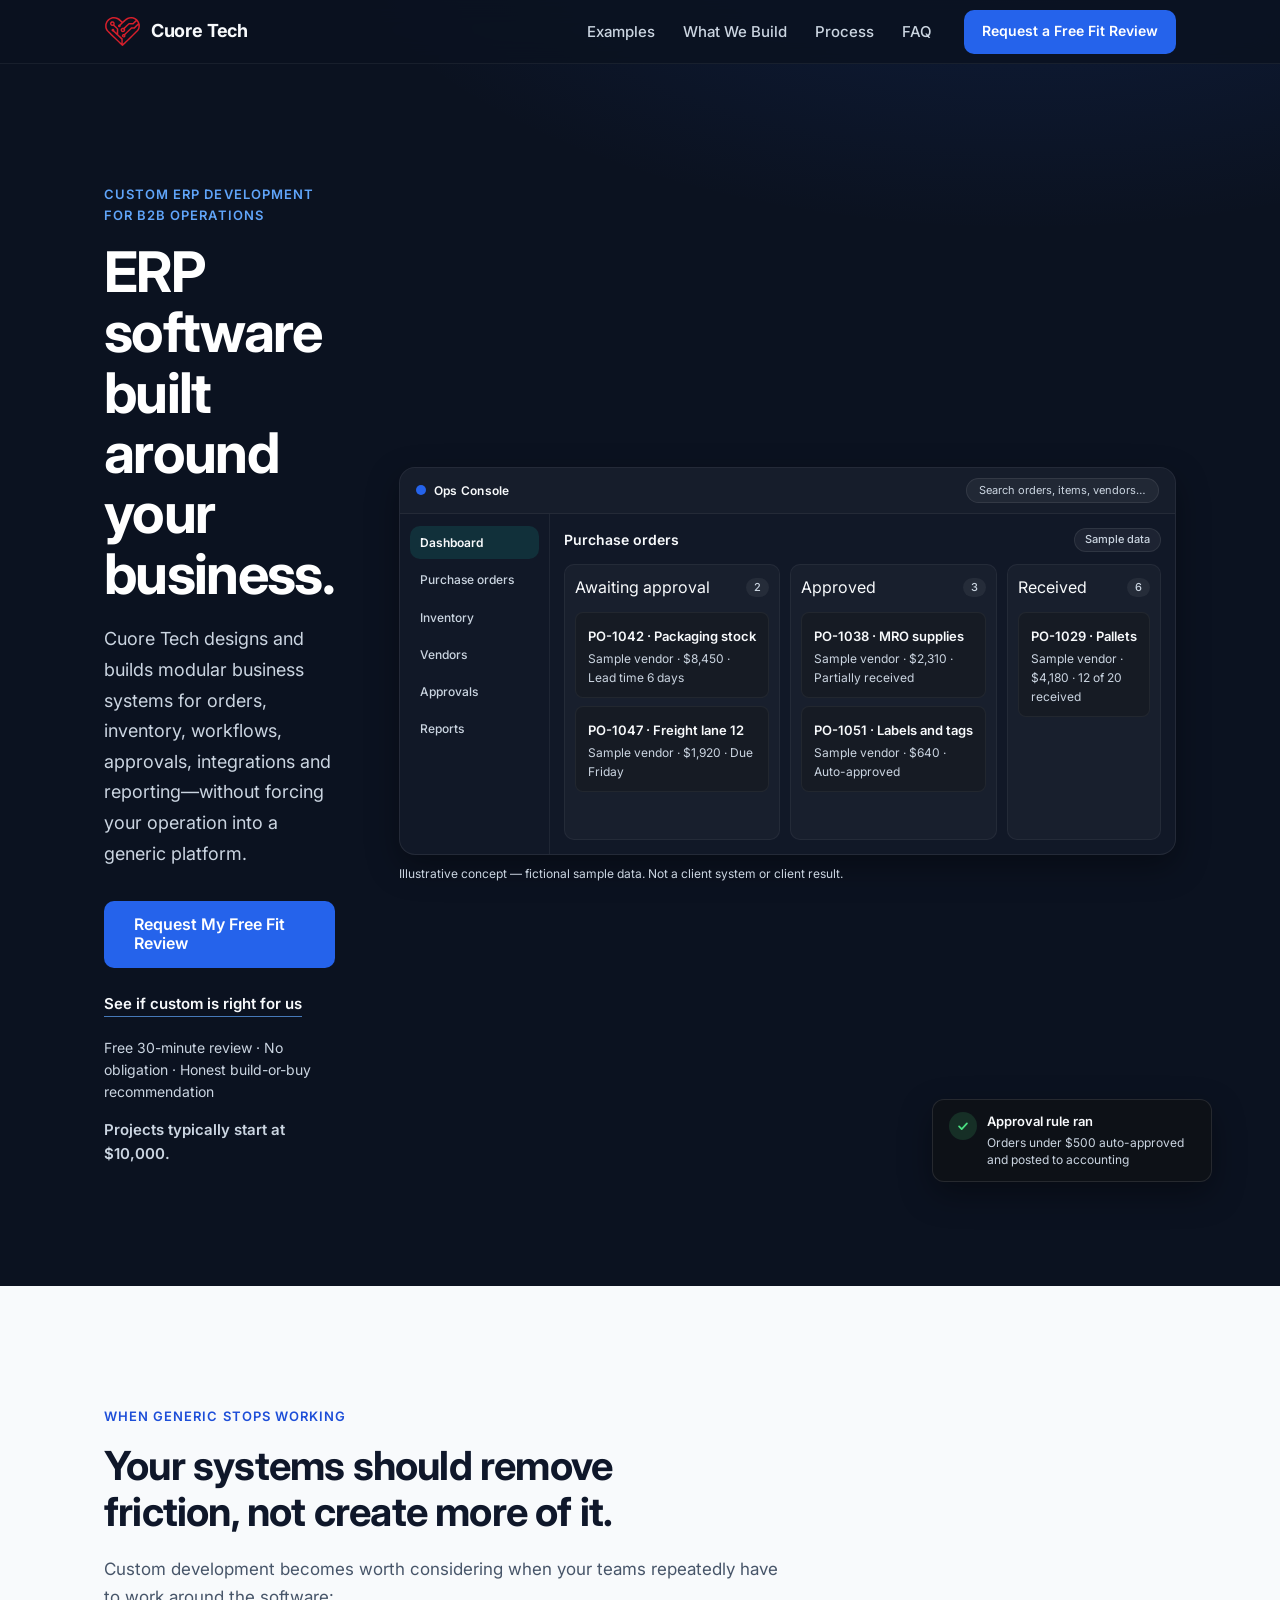
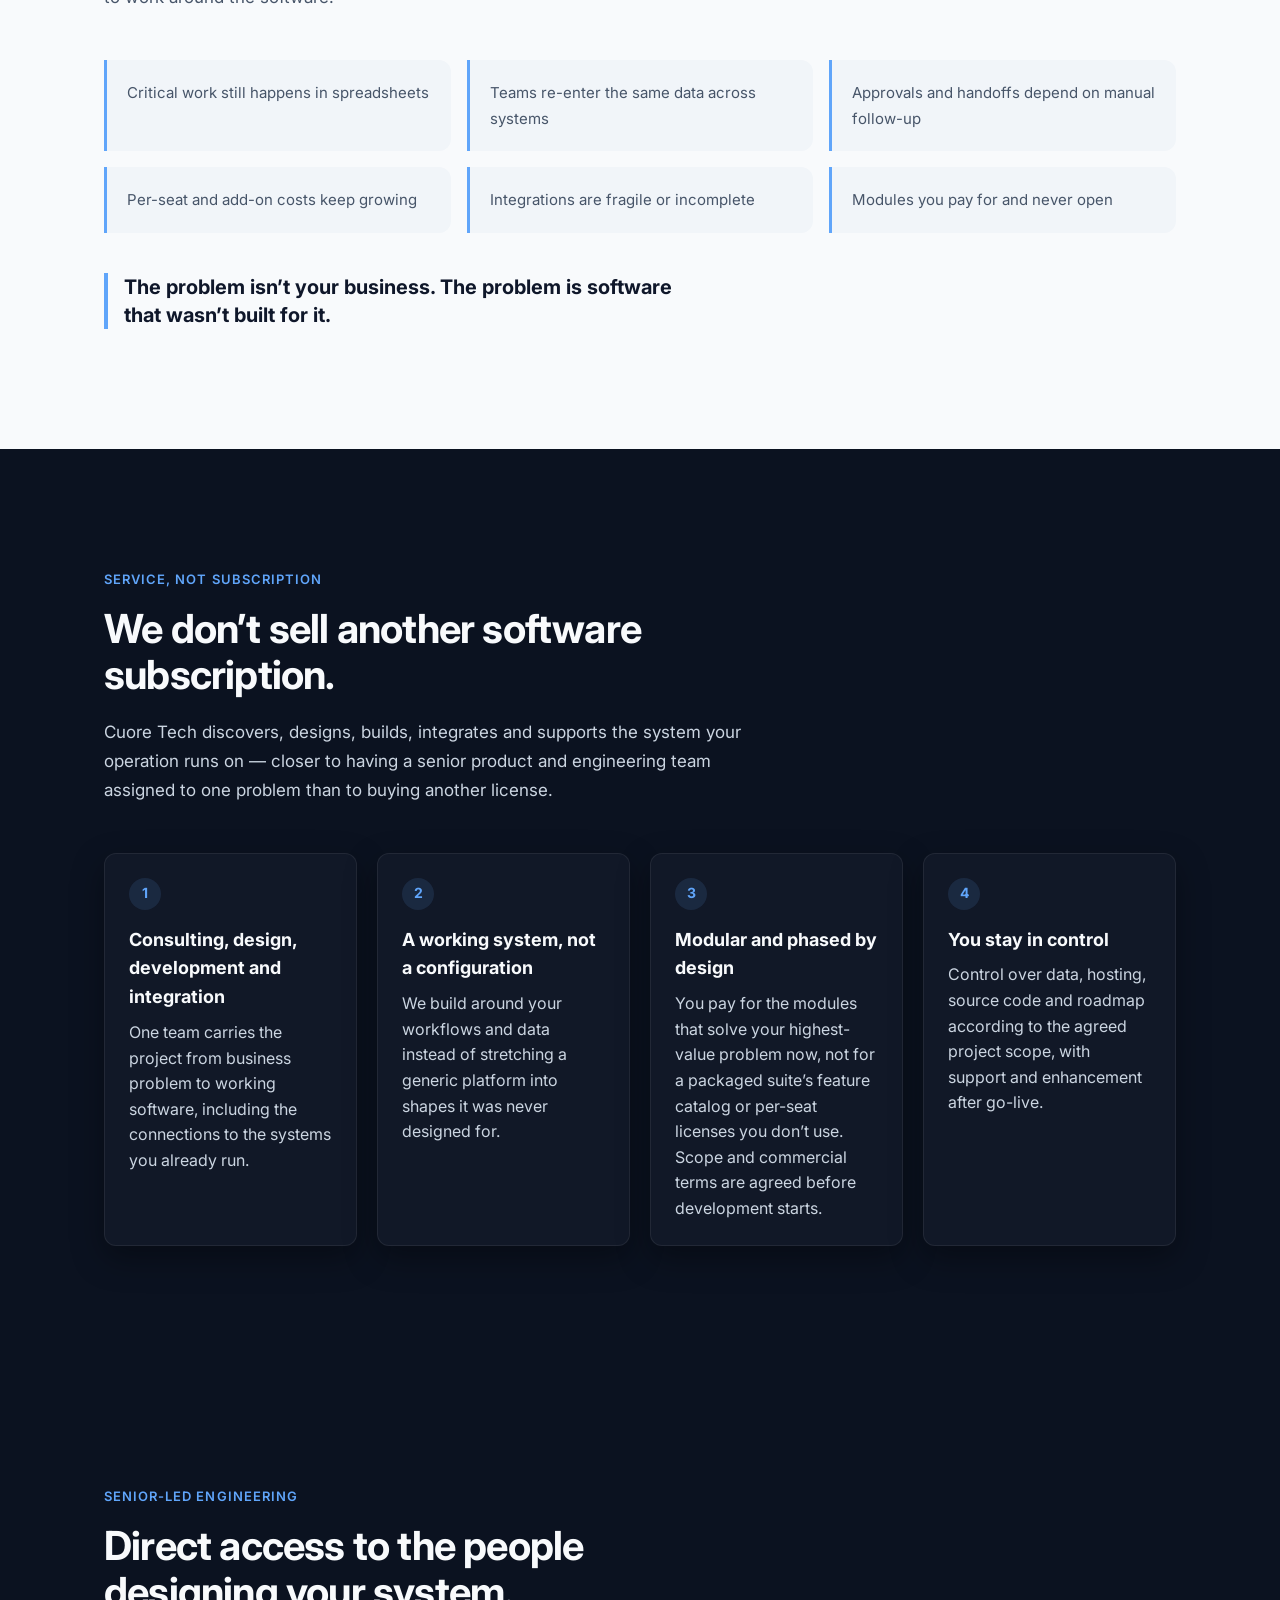
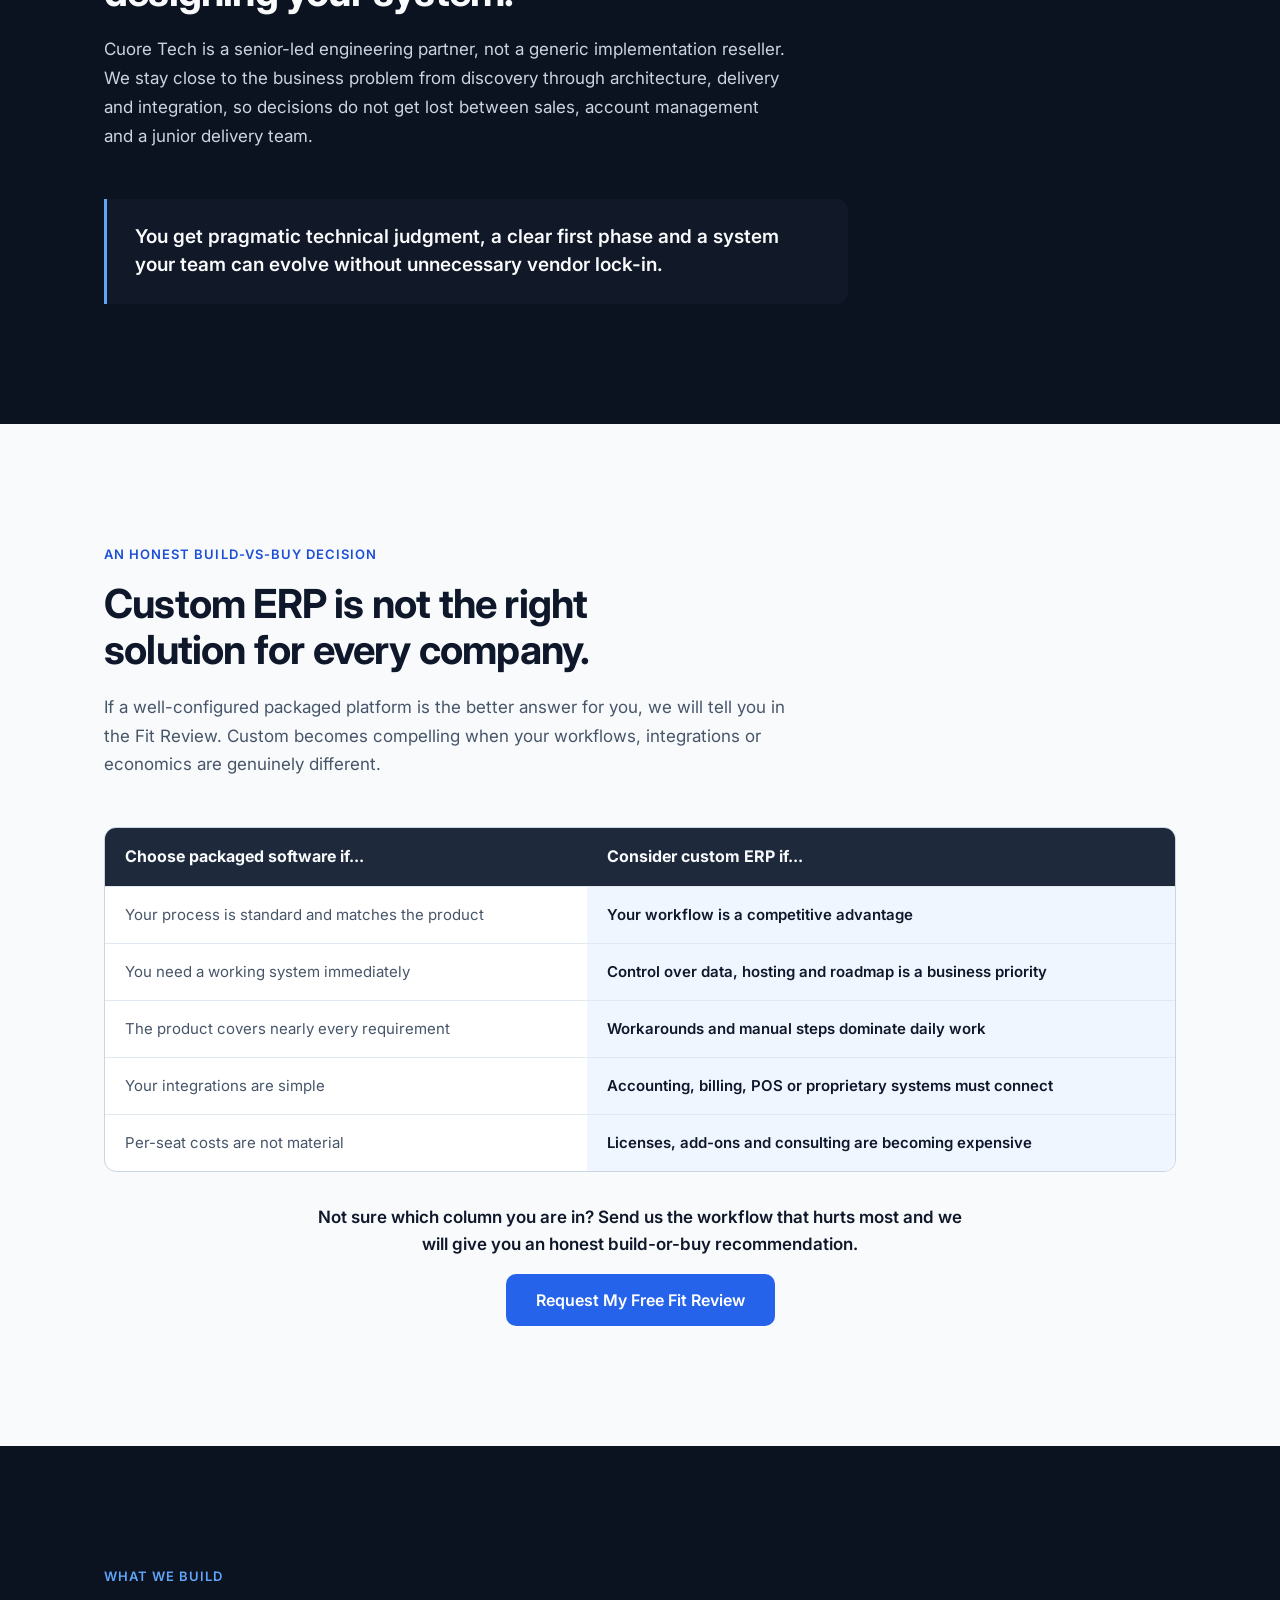
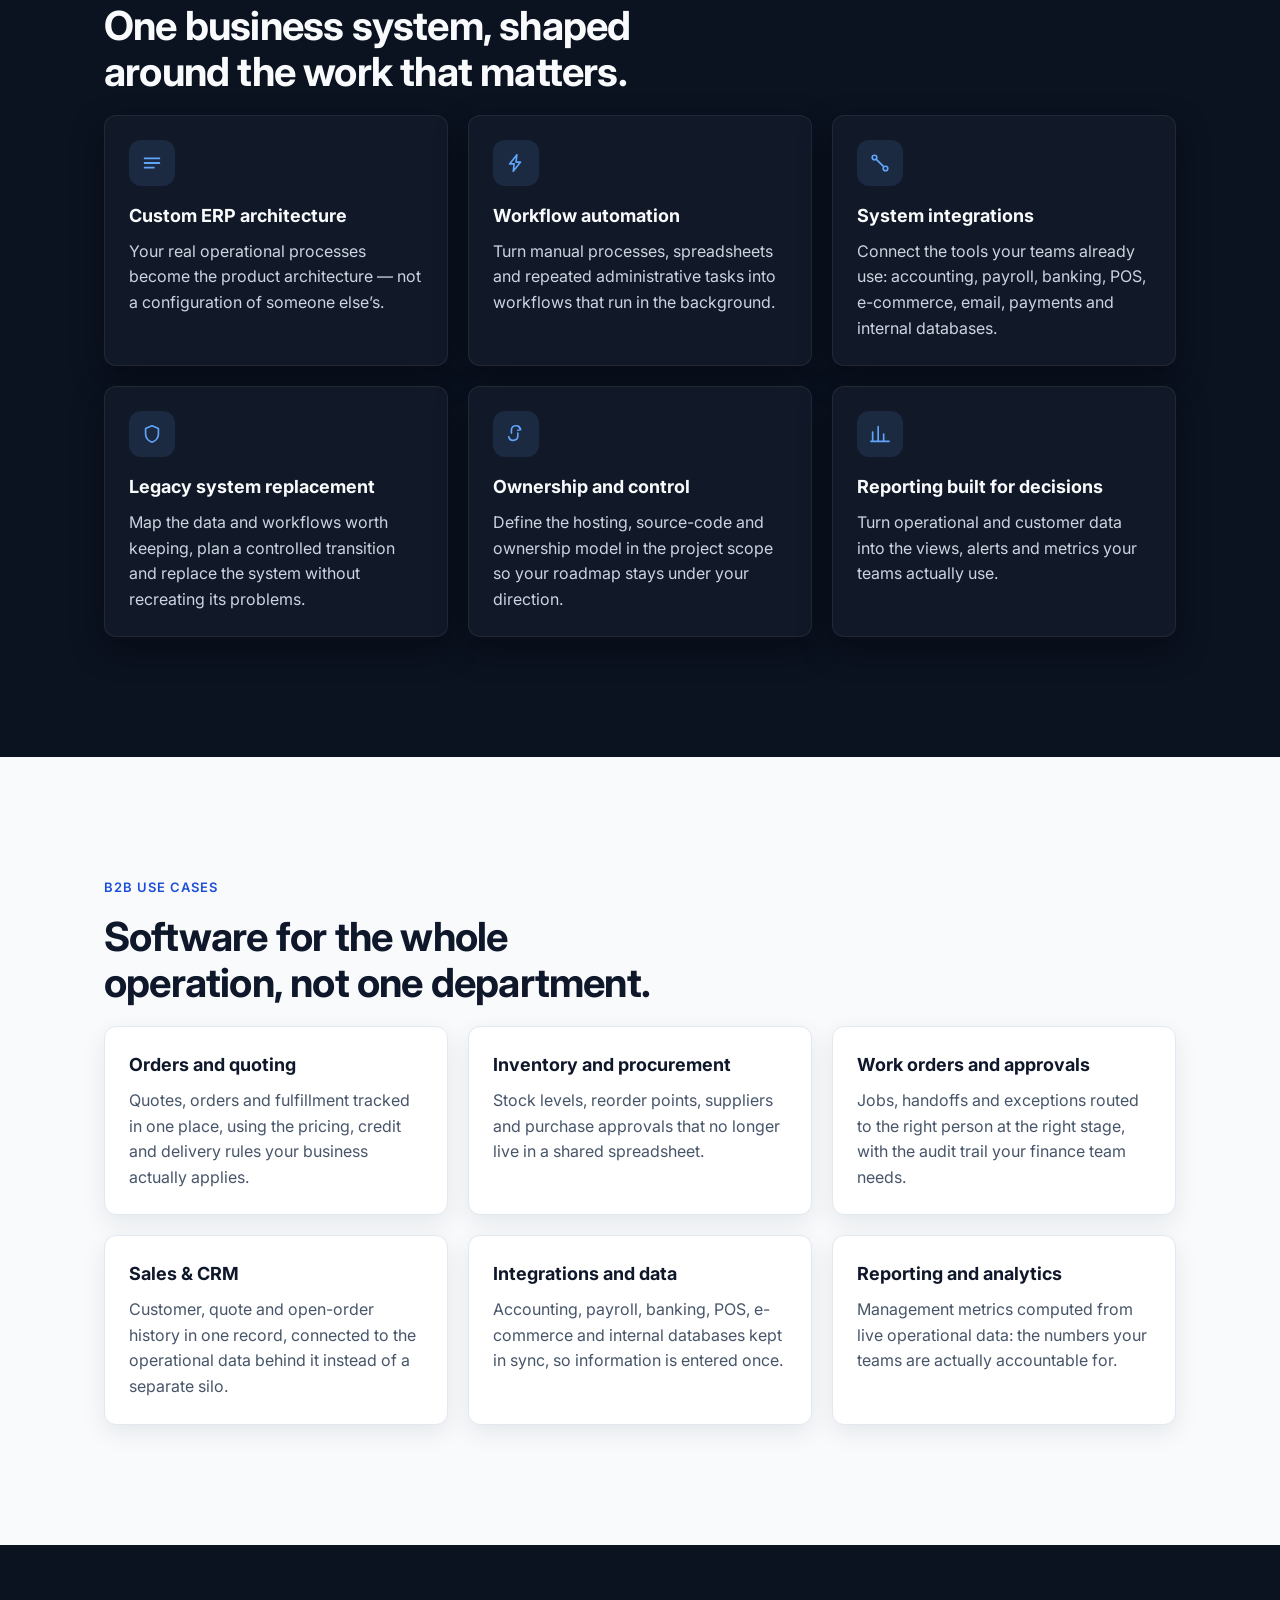
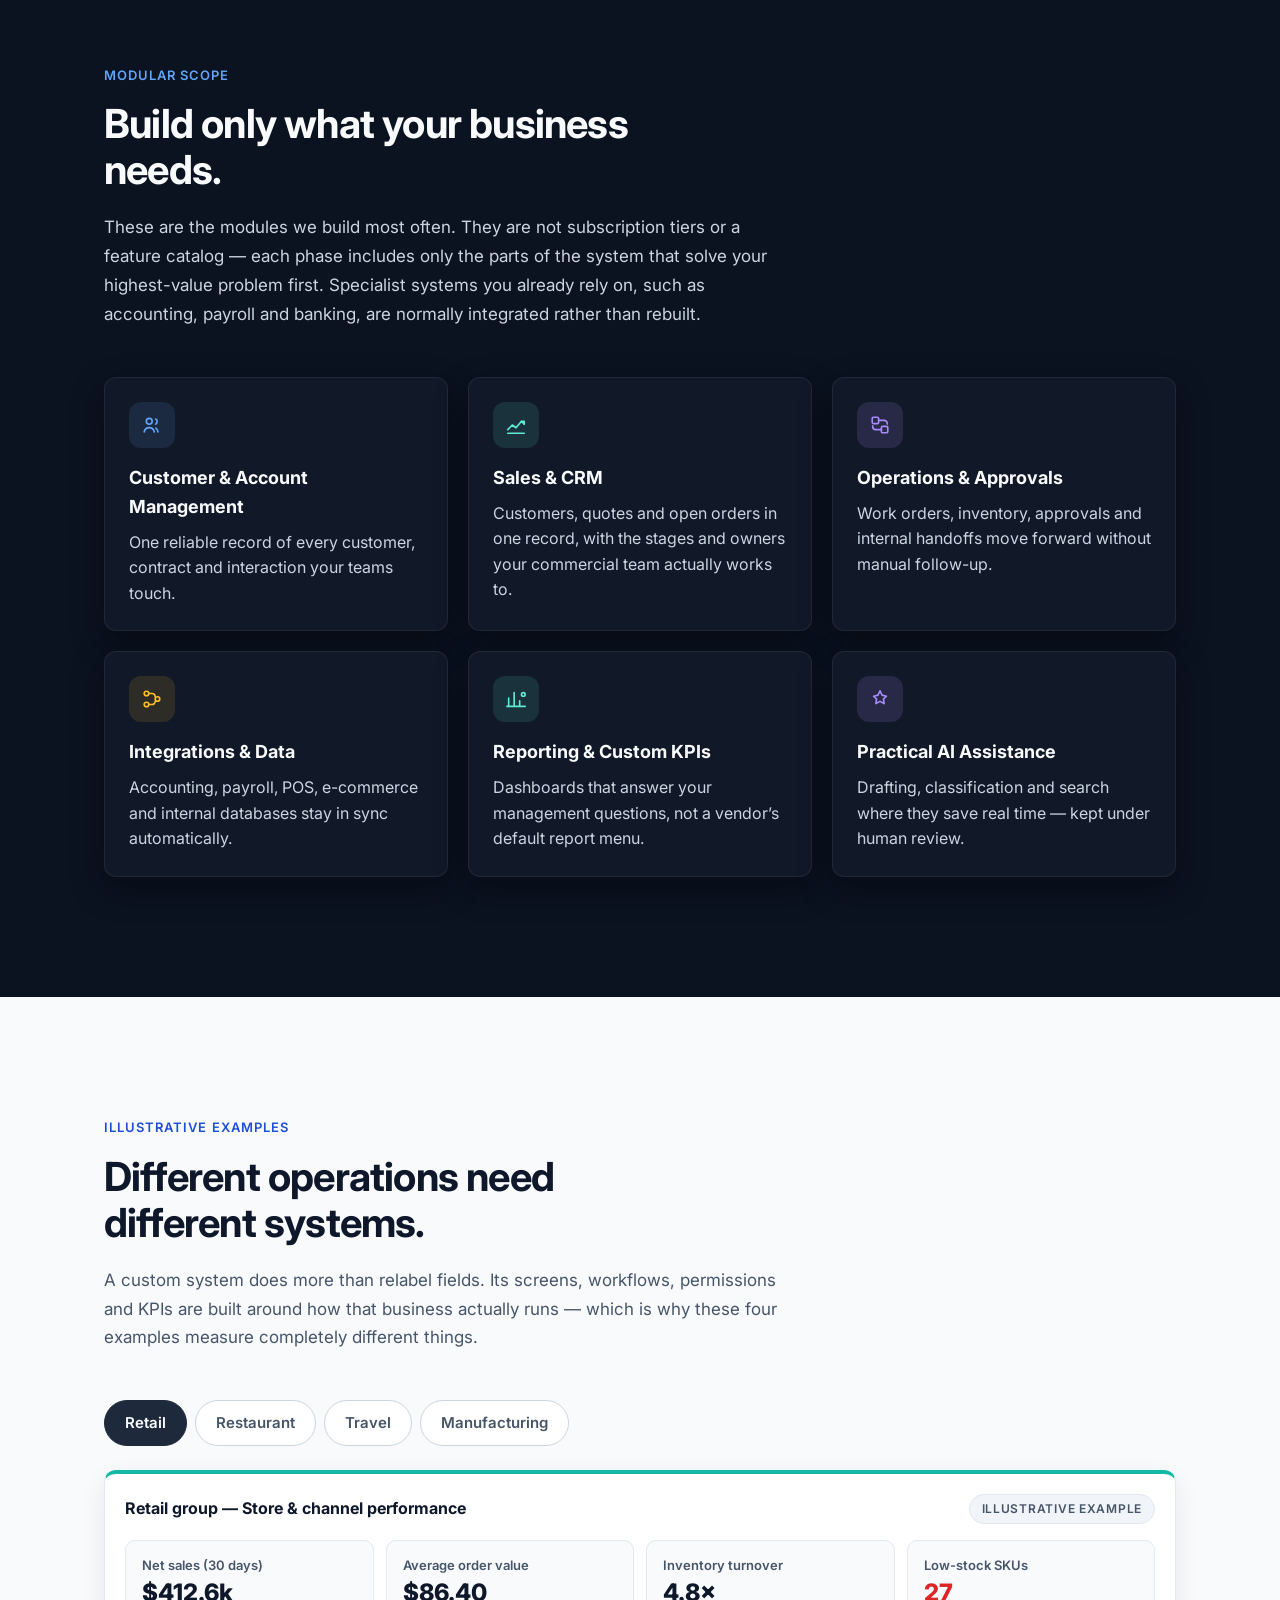
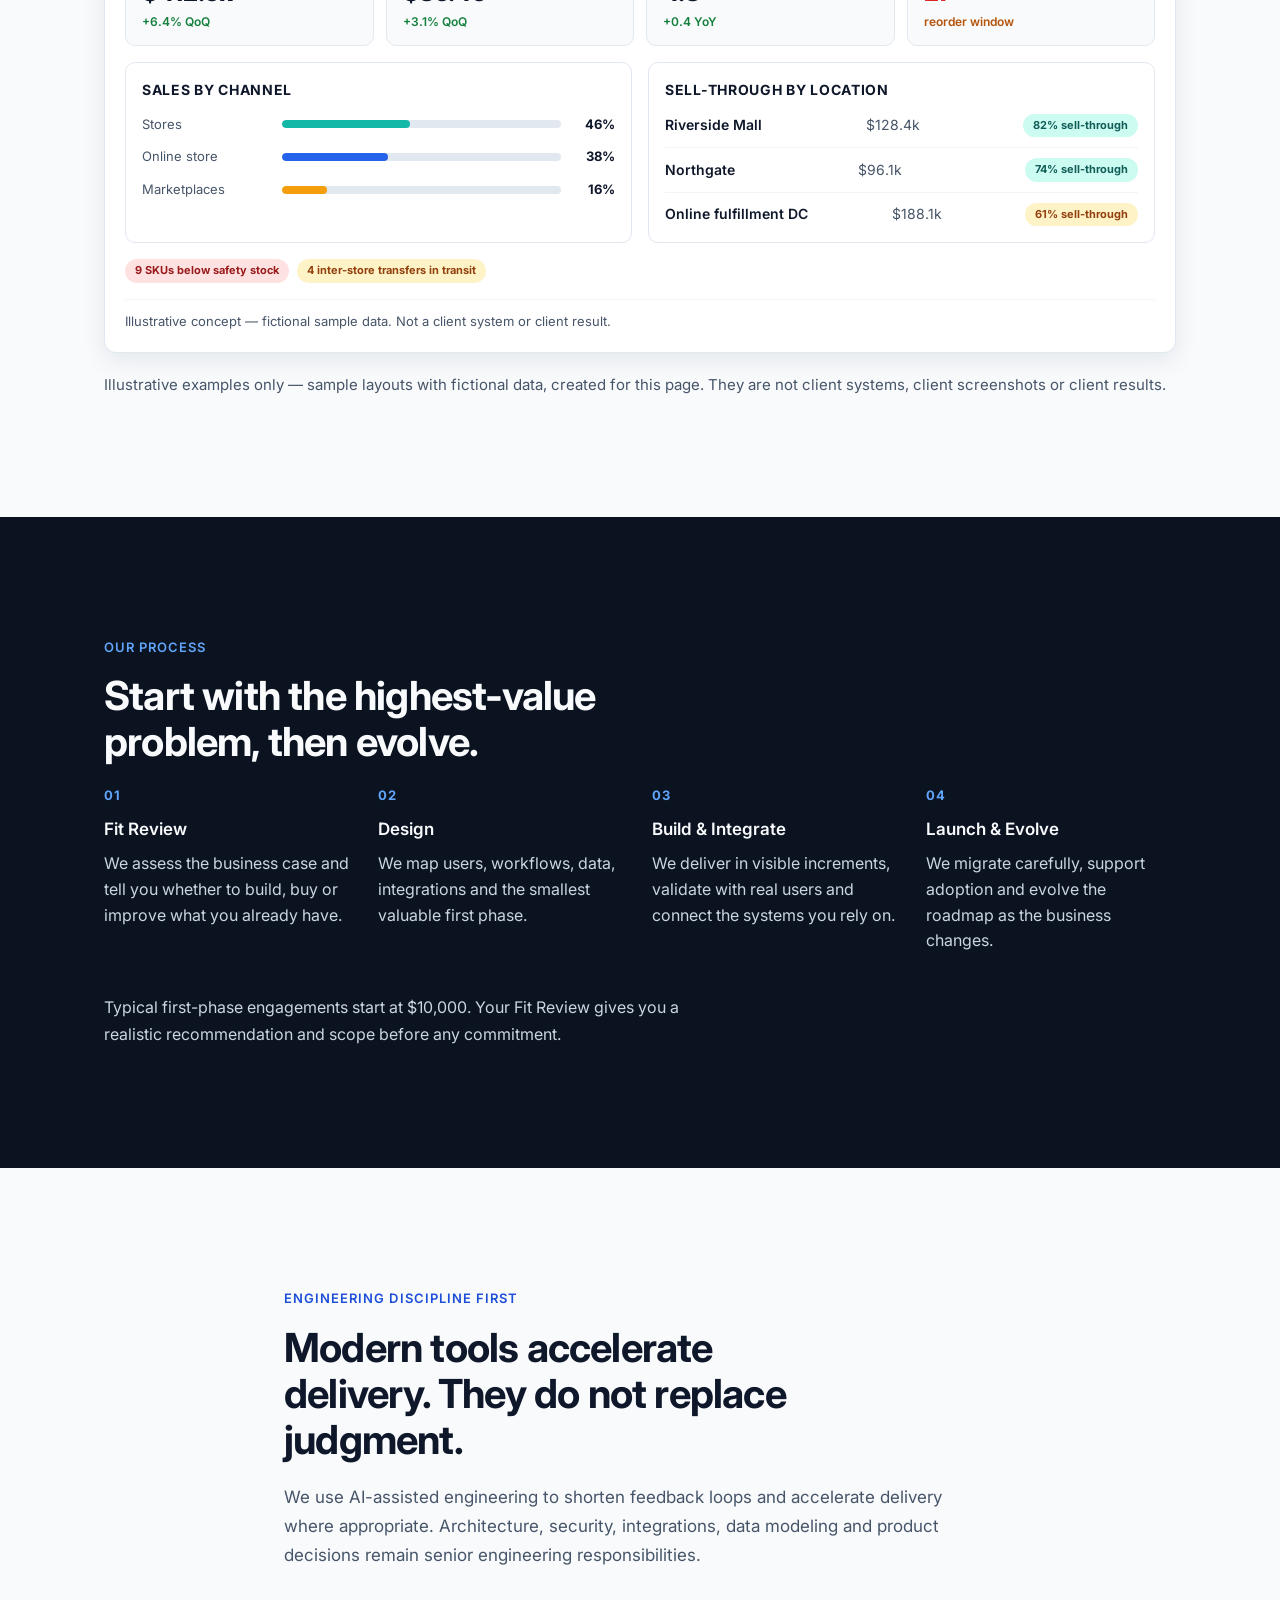
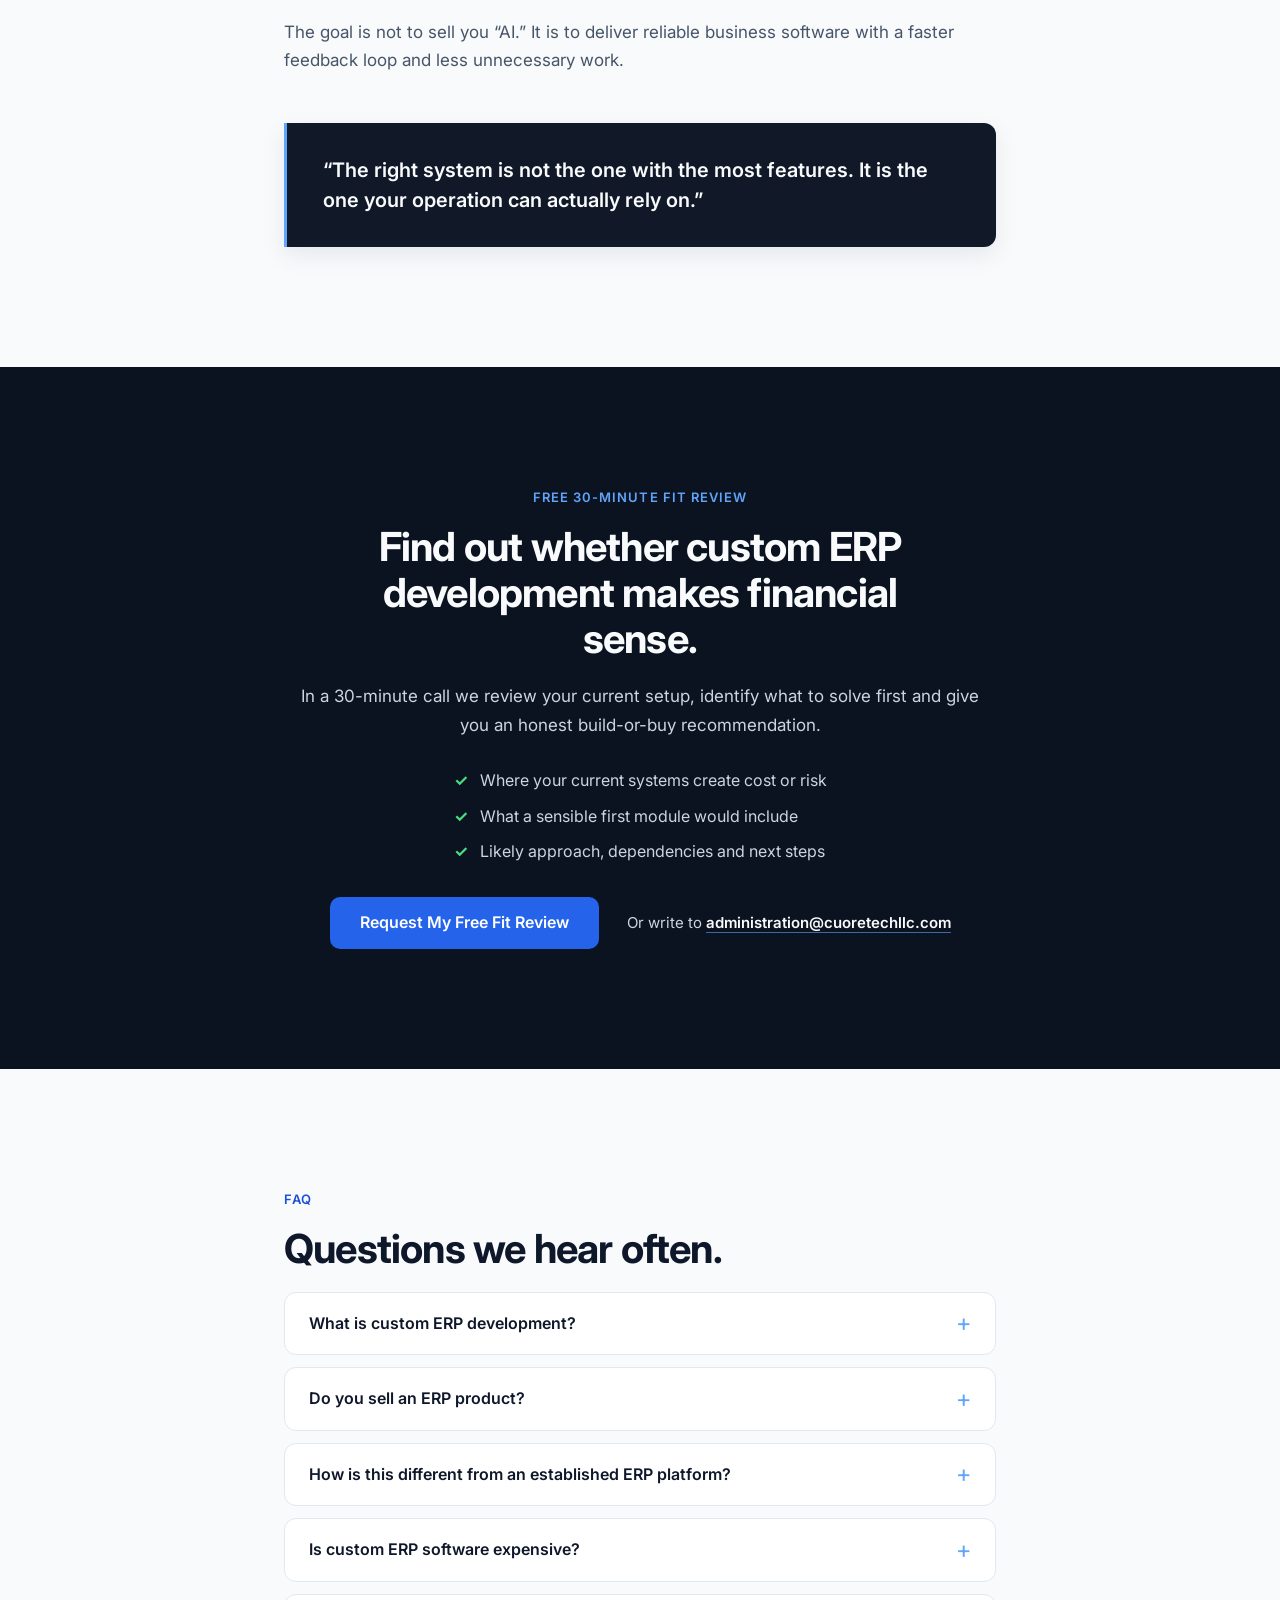
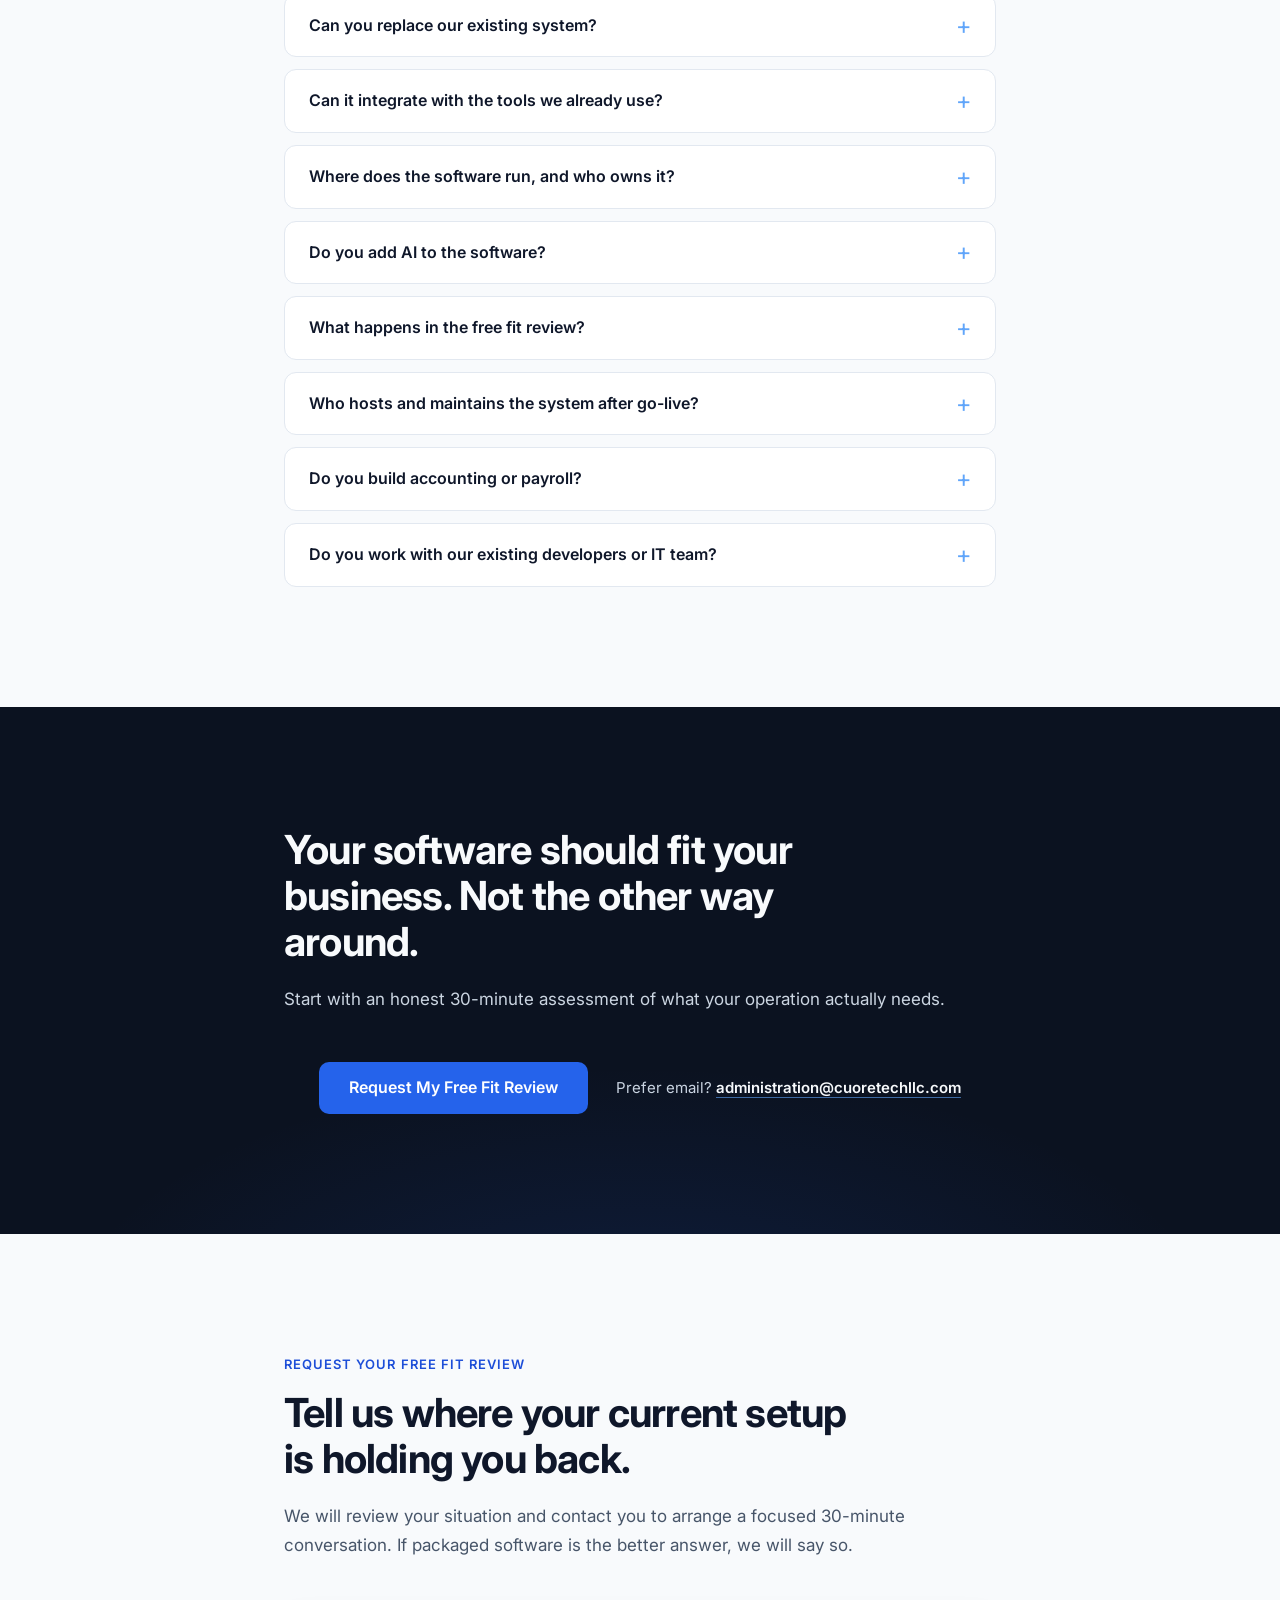
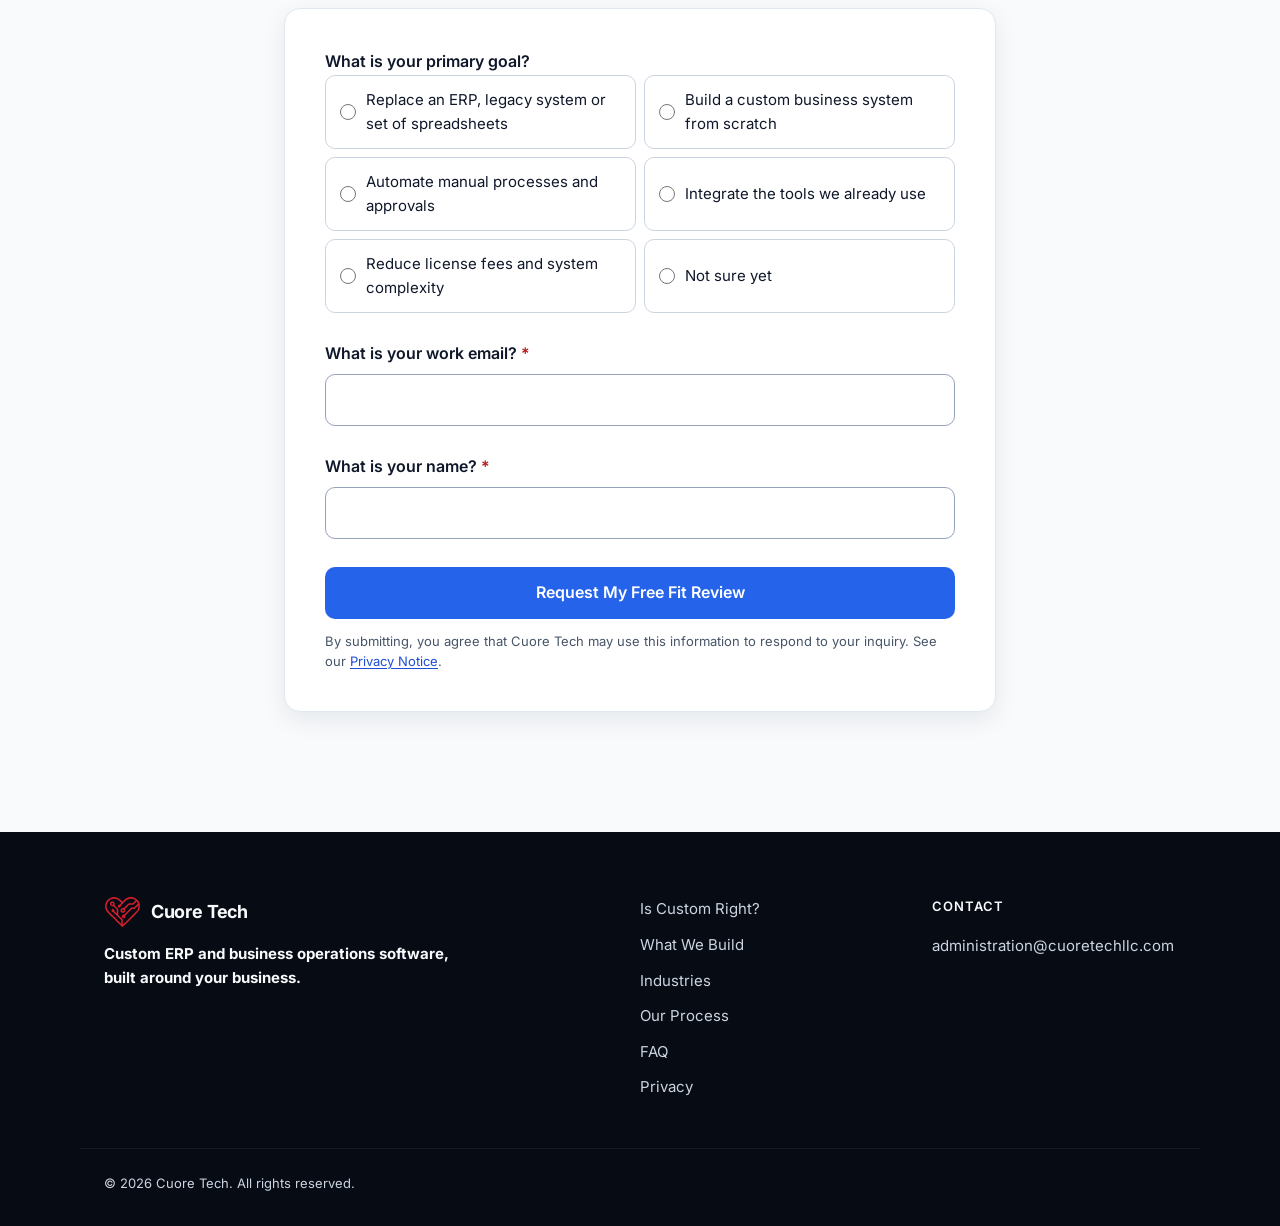
<file: index.html>
<!DOCTYPE html>
<html lang="en" class="no-js">
<head>
  <meta charset="UTF-8">
  <meta name="viewport" content="width=device-width, initial-scale=1.0">
  <title>Custom ERP Development for B2B Companies | Cuore Tech</title>
  <meta name="description" content="Cuore Tech designs and builds modular ERP and business operations software for B2B companies: orders, inventory, workflows, approvals, integrations and reporting. Projects typically start at $10,000.">
  <meta name="robots" content="index,follow">
  <link rel="canonical" href="https://cuoretechllc.com/">
  <meta name="theme-color" content="#0B1220">
  <link rel="icon" type="image/svg+xml" href="cuore-tech-symbol.svg">

  <!-- Open Graph -->
  <meta property="og:type" content="website">
  <meta property="og:site_name" content="Cuore Tech">
  <meta property="og:title" content="Custom ERP Development for B2B Companies | Cuore Tech">
  <meta property="og:description" content="Senior-led custom ERP development. Cuore Tech discovers, designs, builds, integrates and supports modular business systems around your processes. Not a packaged ERP or SaaS subscription. Projects typically start at $10,000.">
  <meta property="og:url" content="https://cuoretechllc.com/">
  <!-- Twitter -->
  <meta name="twitter:card" content="summary">
  <meta name="twitter:title" content="Custom ERP Development for B2B Companies | Cuore Tech">
  <meta name="twitter:description" content="Senior-led custom ERP development. Cuore Tech discovers, designs, builds, integrates and supports modular business systems around your processes. Not a packaged ERP or SaaS subscription. Projects typically start at $10,000.">

  <!-- Google Fonts: Inter (only external request) -->
  <link rel="preconnect" href="https://fonts.googleapis.com">
  <link rel="preconnect" href="https://fonts.gstatic.com" crossorigin>
  <link href="https://fonts.googleapis.com/css2?family=Inter:wght@400..700&display=swap" rel="stylesheet">

  <!-- TODO(analytics): uncomment and fill with the real Google Tag Manager container ID before launch.
       Events emitted by js/main.js once configured: lp_page_view, lp_scroll_depth, main_cta_click,
       email_click, lp_form_submit, plus generate_lead and the Google Ads conversion call.
       lp_form_submit only counts a local submit attempt accepted by the browser: the form posts
       cross-origin with mode "no-cors", so the response is opaque and neither this page nor GA4 can
       prove the submission reached Google Forms. Reconcile with the Google Sheet before trusting it.
       The conversion action and its label are configured in js/main.js SITE_CONFIG
       (ga4Id / adsConversionId / adsConversionLabel, all still empty before launch).
  <script async src="https://www.googletagmanager.com/gtag/js?id=GTM-XXXXXXXX"></script>
  <script>
    window.dataLayer = window.dataLayer || [];
    function gtag(){dataLayer.push(arguments);}
    gtag('js', new Date());
    gtag('config', 'GTM-XXXXXXXX', { send_page_view: true });
  </script>
  -->
  <script>window.dataLayer = window.dataLayer || [];</script>

  <!-- Structured data: ProfessionalService + WebSite + FAQPage (mirrors visible FAQ text) -->
  <script type="application/ld+json">
  {
    "@context": "https://schema.org",
    "@graph": [
      {
        "@type": "ProfessionalService",
        "@id": "https://cuoretechllc.com/#organization",
        "name": "Cuore Tech",
        "url": "https://cuoretechllc.com/",
        "email": "administration@cuoretechllc.com",
        "areaServed": "Worldwide",
        "description": "Senior-led custom ERP development service. Cuore Tech discovers, designs, builds, integrates and supports modular business operations software around how each client actually works. Projects typically start at $10,000.",
        "priceRange": "$10,000+",
        "hasOfferCatalog": {
          "@type": "OfferCatalog",
          "name": "Custom ERP development services",
          "itemListElement": [
            {
              "@type": "Offer",
              "itemOffered": {
                "@type": "Service",
                "name": "Custom ERP and operations system design"
              }
            },
            {
              "@type": "Offer",
              "itemOffered": {
                "@type": "Service",
                "name": "Legacy system and spreadsheet replacement"
              }
            },
            {
              "@type": "Offer",
              "itemOffered": {
                "@type": "Service",
                "name": "Workflow and approval automation"
              }
            },
            {
              "@type": "Offer",
              "itemOffered": {
                "@type": "Service",
                "name": "System integrations"
              }
            },
            {
              "@type": "Offer",
              "itemOffered": {
                "@type": "Service",
                "name": "Reporting and custom dashboards"
              }
            },
            {
              "@type": "Offer",
              "itemOffered": {
                "@type": "Service",
                "name": "Support, hosting options and enhancement"
              }
            }
          ]
        }
      },
      {
        "@type": "WebSite",
        "@id": "https://cuoretechllc.com/#website",
        "url": "https://cuoretechllc.com/",
        "name": "Cuore Tech",
        "publisher": {
          "@id": "https://cuoretechllc.com/#organization"
        }
      },
      {
        "@type": "FAQPage",
        "mainEntity": [
          {
            "@type": "Question",
            "name": "What is custom ERP development?",
            "acceptedAnswer": {
              "@type": "Answer",
              "text": "Designing and building the software that runs your core operations — records, documents, workflows, approvals, integrations and reporting — around how your company actually works, instead of reshaping your processes to fit a packaged platform’s limits."
            }
          },
          {
            "@type": "Question",
            "name": "Do you sell an ERP product?",
            "acceptedAnswer": {
              "@type": "Answer",
              "text": "No. We sell a senior-led development service. There is no Cuore Tech ERP license to subscribe to, and no two systems we build are the same: each one starts from your processes, data and integrations, and contains only the modules you asked for."
            }
          },
          {
            "@type": "Question",
            "name": "How is this different from an established ERP platform?",
            "acceptedAnswer": {
              "@type": "Answer",
              "text": "A packaged platform gives every customer the same core product and asks you to configure around it. Custom work starts from your workflow: your documents, stages, approvals and integrations are the product rather than exceptions bolted onto someone else’s roadmap. For many companies a well-configured platform is the better answer, and we say so."
            }
          },
          {
            "@type": "Question",
            "name": "Is custom ERP software expensive?",
            "acceptedAnswer": {
              "@type": "Answer",
              "text": "Scope determines cost. Projects typically start at $10,000, and the first phase focuses on the highest-value module. A wider system covering finance, inventory, production and payroll is a larger program, and we scope it in phases rather than promising a complete platform for the entry price."
            }
          },
          {
            "@type": "Question",
            "name": "Can you replace our existing system?",
            "acceptedAnswer": {
              "@type": "Answer",
              "text": "Often, yes — depending on what the current system holds and how accessible that data is. We map the data and workflows worth keeping, plan a controlled transition, and build around your real process instead of recreating the old system’s structure."
            }
          },
          {
            "@type": "Question",
            "name": "Can it integrate with the tools we already use?",
            "acceptedAnswer": {
              "@type": "Answer",
              "text": "Usually, subject to available APIs and technical feasibility. Typical integrations include accounting and finance platforms, payment providers, payroll, email and calendars, e-commerce and POS, and internal databases. We integrate those where an existing product already does the job well."
            }
          },
          {
            "@type": "Question",
            "name": "Where does the software run, and who owns it?",
            "acceptedAnswer": {
              "@type": "Answer",
              "text": "On infrastructure you control or managed hosting you choose. The hosting, source-code and ownership model is agreed in the project scope, so your data and your roadmap stay under your direction rather than a vendor’s."
            }
          },
          {
            "@type": "Question",
            "name": "Do you add AI to the software?",
            "acceptedAnswer": {
              "@type": "Answer",
              "text": "Where it removes real work: data entry, document handling, classification and search across your records. It is also how our own engineers move faster. Architecture, security, data modeling and product decisions stay with senior engineers, and anything automated stays under human review."
            }
          },
          {
            "@type": "Question",
            "name": "What happens in the free fit review?",
            "acceptedAnswer": {
              "@type": "Answer",
              "text": "We spend about 30 minutes on your current setup, bottlenecks, integrations and goals. You get an honest build-or-buy recommendation, what we would solve first and a likely approach. There is no obligation — and if a packaged platform is the better answer, we will tell you."
            }
          },
          {
            "@type": "Question",
            "name": "Who hosts and maintains the system after go-live?",
            "acceptedAnswer": {
              "@type": "Answer",
              "text": "Your choice. Some companies run what we build in their own cloud account; others prefer managed hosting with support. Hosting, maintenance, updates, backups and support responsibilities are set out in the scope before development starts, and the source code and documentation stay yours as agreed."
            }
          },
          {
            "@type": "Question",
            "name": "Do you build accounting or payroll?",
            "acceptedAnswer": {
              "@type": "Answer",
              "text": "Usually not from scratch. We integrate the accounting, payroll and banking platforms you already use and build the operational data flow into them. If a finance module is genuinely required, we scope it separately."
            }
          },
          {
            "@type": "Question",
            "name": "Do you work with our existing developers or IT team?",
            "acceptedAnswer": {
              "@type": "Answer",
              "text": "Yes. We can own delivery end to end, work alongside an internal team, or hand over a documented system with the guardrails your team needs to maintain it."
            }
          }
        ]
      }
    ]
  }
  </script>

  <link rel="stylesheet" href="css/style.css">
  <script src="js/main.js" defer></script>
</head>
<body>
  <a class="skip-link" href="#main">Skip to content</a>

  <header class="site-header">
    <div class="container header-inner">
      <a class="brand" href="#top" aria-label="Cuore Tech — home">
        <img class="brand-symbol" src="cuore-tech-symbol.svg" alt="" aria-hidden="true" />
        <span class="brand-name">Cuore Tech</span>
      </a>

      <nav class="site-nav" id="site-nav" aria-label="Primary">
        <ul class="nav-list">
          <li><a class="nav-link" href="#examples">Examples</a></li>
          <li><a class="nav-link" href="#services">What We Build</a></li>
          <li><a class="nav-link" href="#process">Process</a></li>
          <li><a class="nav-link" href="#faq">FAQ</a></li>
        </ul>
        <a class="btn btn-primary nav-cta" href="#contact" data-cta-form data-cta-section="nav">Request a Free Fit Review</a>
      </nav>

      <button class="nav-toggle" type="button" aria-expanded="false" aria-controls="site-nav" aria-label="Open menu">
        <span class="nav-toggle-bar" aria-hidden="true"></span>
        <span class="nav-toggle-bar" aria-hidden="true"></span>
        <span class="nav-toggle-bar" aria-hidden="true"></span>
      </button>
    </div>
  </header>

  <main id="main">
    <span id="top" aria-hidden="true"></span>

    <!-- 1. HERO -->
    <section class="section section-dark hero" id="hero" aria-labelledby="hero-heading">
      <div class="container hero-inner">
        <div class="hero-copy">
          <p class="eyebrow" data-reveal>CUSTOM ERP DEVELOPMENT FOR B2B OPERATIONS</p>
          <h1 id="hero-heading" class="hero-title" data-reveal>ERP software built around your business.</h1>
          <p class="hero-sub" data-reveal>Cuore Tech designs and builds modular business systems for orders, inventory, workflows, approvals, integrations and reporting&mdash;without forcing your operation into a generic platform.</p>
          <div class="hero-actions" data-reveal>
            <a class="btn btn-primary btn-lg" href="#contact" data-cta-form data-cta-section="hero">Request My Free Fit Review</a>
            <a class="hero-link" href="#fit">See if custom is right for us</a>
          </div>
          <p class="hero-micro" data-reveal>Free 30-minute review &middot; No obligation &middot; Honest build-or-buy recommendation</p>
          <p class="hero-qualify" data-reveal>Projects typically start at $10,000.</p>
        </div>

        <div class="hero-visual" data-reveal>
          <div class="mockup" role="img" aria-label="Preview of a custom-built operations system: a purchase order board, a navigation sidebar and an automation status card. Illustrative concept with fictional sample data.">
            <div class="mockup-topbar" aria-hidden="true">
              <span class="mockup-brand"><span class="mockup-brand-dot"></span>Ops Console</span>
              <span class="mockup-search">Search orders, items, vendors&hellip;</span>
            </div>
            <div class="mockup-body" aria-hidden="true">
              <nav class="mockup-sidebar" aria-label="Illustrative application navigation">
                <span class="mockup-item is-active">Dashboard</span>
                <span class="mockup-item">Purchase orders</span>
                <span class="mockup-item">Inventory</span>
                <span class="mockup-item">Vendors</span>
                <span class="mockup-item">Approvals</span>
                <span class="mockup-item">Reports</span>
              </nav>
              <div class="mockup-main">
                <div class="mockup-main-head">
                  <span class="mockup-main-title">Purchase orders</span>
                  <span class="mockup-chip">Sample data</span>
                </div>
                <div class="kanban">
                  <div class="kanban-col">
                    <div class="kanban-head">Awaiting approval <span class="kanban-count">2</span></div>
                    <div class="po-card">
                      <span class="po-name">PO-1042 &middot; Packaging stock</span>
                      <span class="po-meta">Sample vendor &middot; $8,450 &middot; Lead time 6 days</span>
                    </div>
                    <div class="po-card">
                      <span class="po-name">PO-1047 &middot; Freight lane 12</span>
                      <span class="po-meta">Sample vendor &middot; $1,920 &middot; Due Friday</span>
                    </div>
                  </div>
                  <div class="kanban-col">
                    <div class="kanban-head">Approved <span class="kanban-count">3</span></div>
                    <div class="po-card">
                      <span class="po-name">PO-1038 &middot; MRO supplies</span>
                      <span class="po-meta">Sample vendor &middot; $2,310 &middot; Partially received</span>
                    </div>
                    <div class="po-card">
                      <span class="po-name">PO-1051 &middot; Labels and tags</span>
                      <span class="po-meta">Sample vendor &middot; $640 &middot; Auto-approved</span>
                    </div>
                  </div>
                  <div class="kanban-col">
                    <div class="kanban-head">Received <span class="kanban-count">6</span></div>
                    <div class="po-card">
                      <span class="po-name">PO-1029 &middot; Pallets</span>
                      <span class="po-meta">Sample vendor &middot; $4,180 &middot; 12 of 20 received</span>
                    </div>
                  </div>
                </div>
              </div>
            </div>
          </div>
          <p class="mockup-caption">Illustrative concept &mdash; fictional sample data. Not a client system or client result.</p>
          <div class="automation-card" role="img" aria-label="Automation status card: approval rule ran, orders under $500 auto-approved and posted to accounting. Sample data shown.">
            <span class="automation-check" aria-hidden="true">
              <svg viewBox="0 0 16 16" width="14" height="14" fill="none" aria-hidden="true"><path d="M3.5 8.5l3 3 6-6.5" stroke="#4ADE80" stroke-width="2" stroke-linecap="round" stroke-linejoin="round"/></svg>
            </span>
            <span class="automation-text">
              <span class="automation-title">Approval rule ran</span>
              <span class="automation-desc">Orders under $500 auto-approved and posted to accounting</span>
            </span>
          </div>
        </div>
      </div>
    </section>

    <!-- 2. PROBLEM -->
    <section class="section section-light" id="problem" aria-labelledby="problem-heading">
      <div class="container">
        <p class="eyebrow" data-reveal>When generic stops working</p>
        <h2 id="problem-heading" class="section-heading" data-reveal>Your systems should remove friction, not create more of it.</h2>
        <p class="section-lead" data-reveal>Custom development becomes worth considering when your teams repeatedly have to work around the software:</p>
        <ul class="problem-list">
          <li class="problem-card" data-reveal><span class="problem-item">Critical work still happens in spreadsheets</span></li>
          <li class="problem-card" data-reveal><span class="problem-item">Teams re-enter the same data across systems</span></li>
          <li class="problem-card" data-reveal><span class="problem-item">Approvals and handoffs depend on manual follow-up</span></li>
          <li class="problem-card" data-reveal><span class="problem-item">Per-seat and add-on costs keep growing</span></li>
          <li class="problem-card" data-reveal><span class="problem-item">Integrations are fragile or incomplete</span></li>
          <li class="problem-card" data-reveal><span class="problem-item">Modules you pay for and never open</span></li>
        </ul>
        <p class="problem-closer" data-reveal>The problem isn&rsquo;t your business. The problem is software that wasn&rsquo;t built for it.</p>
      </div>
    </section>

    <!-- 2B. SERVICE, NOT SUBSCRIPTION -->
    <section class="section section-dark accent-edge" id="service-model" aria-labelledby="service-model-heading">
      <div class="container">
        <p class="eyebrow" data-reveal>Service, not subscription</p>
        <h2 id="service-model-heading" class="section-heading" data-reveal>We don&rsquo;t sell another software subscription.</h2>
        <p class="section-lead" data-reveal>Cuore Tech discovers, designs, builds, integrates and supports the system your operation runs on &mdash; closer to having a senior product and engineering team assigned to one problem than to buying another license.</p>
        <div class="service-grid">
          <article class="service-item" data-reveal>
            <span class="service-num" aria-hidden="true">1</span>
            <h3 class="service-title">Consulting, design, development and integration</h3>
            <p class="service-text">One team carries the project from business problem to working software, including the connections to the systems you already run.</p>
          </article>
          <article class="service-item" data-reveal>
            <span class="service-num" aria-hidden="true">2</span>
            <h3 class="service-title">A working system, not a configuration</h3>
            <p class="service-text">We build around your workflows and data instead of stretching a generic platform into shapes it was never designed for.</p>
          </article>
          <article class="service-item" data-reveal>
            <span class="service-num" aria-hidden="true">3</span>
            <h3 class="service-title">Modular and phased by design</h3>
            <p class="service-text">You pay for the modules that solve your highest-value problem now, not for a packaged suite&rsquo;s feature catalog or per-seat licenses you don&rsquo;t use. Scope and commercial terms are agreed before development starts.</p>
          </article>
          <article class="service-item" data-reveal>
            <span class="service-num" aria-hidden="true">4</span>
            <h3 class="service-title">You stay in control</h3>
            <p class="service-text">Control over data, hosting, source code and roadmap according to the agreed project scope, with support and enhancement after go-live.</p>
          </article>
        </div>
      </div>
    </section>

    <!-- 3. DELIVERY MODEL -->
    <section class="section section-dark" id="why-custom" aria-labelledby="why-custom-heading">
      <div class="container">
        <p class="eyebrow" data-reveal>Senior-led engineering</p>
        <h2 id="why-custom-heading" class="section-heading" data-reveal>Direct access to the people designing your system.</h2>
        <p class="section-lead" data-reveal>Cuore Tech is a senior-led engineering partner, not a generic implementation reseller. We stay close to the business problem from discovery through architecture, delivery and integration, so decisions do not get lost between sales, account management and a junior delivery team.</p>
        <p class="key-line" data-reveal>You get pragmatic technical judgment, a clear first phase and a system your team can evolve without unnecessary vendor lock-in.</p>
      </div>
    </section>

    <!-- 4. COMPARISON -->
    <section class="section section-light" id="fit" aria-labelledby="comparison-heading">
      <div class="container">
        <p class="eyebrow" data-reveal>An honest build-vs-buy decision</p>
        <h2 id="comparison-heading" class="section-heading" data-reveal>Custom ERP is not the right solution for every company.</h2>
        <p class="section-lead" data-reveal>If a well-configured packaged platform is the better answer for you, we will tell you in the Fit Review. Custom becomes compelling when your workflows, integrations or economics are genuinely different.</p>
        <div class="table-wrap" data-reveal>
          <table class="compare-table">
            <thead>
              <tr>
                <th scope="col">Choose packaged software if...</th>
                <th scope="col">Consider custom ERP if...</th>
              </tr>
            </thead>
            <tbody>
              <tr><td data-label="Packaged is a fit">Your process is standard and matches the product</td><td class="cuore-col" data-label="Custom may be a fit">Your workflow is a competitive advantage</td></tr>
              <tr><td data-label="Packaged is a fit">You need a working system immediately</td><td class="cuore-col" data-label="Custom may be a fit">Control over data, hosting and roadmap is a business priority</td></tr>
              <tr><td data-label="Packaged is a fit">The product covers nearly every requirement</td><td class="cuore-col" data-label="Custom may be a fit">Workarounds and manual steps dominate daily work</td></tr>
              <tr><td data-label="Packaged is a fit">Your integrations are simple</td><td class="cuore-col" data-label="Custom may be a fit">Accounting, billing, POS or proprietary systems must connect</td></tr>
              <tr><td data-label="Packaged is a fit">Per-seat costs are not material</td><td class="cuore-col" data-label="Custom may be a fit">Licenses, add-ons and consulting are becoming expensive</td></tr>
            </tbody>
          </table>
        </div>
        <div class="fit-cta" data-reveal>
          <p class="fit-cta-text">Not sure which column you are in? Send us the workflow that hurts most and we will give you an honest build-or-buy recommendation.</p>
          <a class="btn btn-primary btn-lg" href="#contact" data-cta-form data-cta-section="fit">Request My Free Fit Review</a>
        </div>
      </div>
    </section>

    <!-- 5. BENEFITS -->
    <section class="section section-dark" id="services" aria-labelledby="benefits-heading">
      <div class="container">
        <p class="eyebrow" data-reveal>What we build</p>
        <h2 id="benefits-heading" class="section-heading" data-reveal>One business system, shaped around the work that matters.</h2>
        <div class="card-grid benefits-grid">
          <article class="card card-dark" data-reveal>
            <span class="card-icon" aria-hidden="true">
              <svg viewBox="0 0 24 24" width="22" height="22" fill="none"><path d="M4 7h16M4 12h16M4 17h10" stroke="#60A5FA" stroke-width="2" stroke-linecap="round"/></svg>
            </span>
            <h3 class="card-title">Custom ERP architecture</h3>
            <p class="card-text">Your real operational processes become the product architecture &mdash; not a configuration of someone else&rsquo;s.</p>
          </article>
          <article class="card card-dark" data-reveal>
            <span class="card-icon" aria-hidden="true">
              <svg viewBox="0 0 24 24" width="22" height="22" fill="none"><path d="M13 3L5 13h5l-1 8 8-10h-5l1-8z" stroke="#60A5FA" stroke-width="1.8" stroke-linejoin="round"/></svg>
            </span>
            <h3 class="card-title">Workflow automation</h3>
            <p class="card-text">Turn manual processes, spreadsheets and repeated administrative tasks into workflows that run in the background.</p>
          </article>
          <article class="card card-dark" data-reveal>
            <span class="card-icon" aria-hidden="true">
              <svg viewBox="0 0 24 24" width="22" height="22" fill="none"><circle cx="6" cy="6" r="2.5" stroke="#60A5FA" stroke-width="1.8"/><circle cx="18" cy="18" r="2.5" stroke="#60A5FA" stroke-width="1.8"/><path d="M8 8l8 8" stroke="#60A5FA" stroke-width="1.8" stroke-linecap="round"/></svg>
            </span>
            <h3 class="card-title">System integrations</h3>
            <p class="card-text">Connect the tools your teams already use: accounting, payroll, banking, POS, e-commerce, email, payments and internal databases.</p>
          </article>
          <article class="card card-dark" data-reveal>
            <span class="card-icon" aria-hidden="true">
              <svg viewBox="0 0 24 24" width="22" height="22" fill="none"><path d="M12 3l7 3v6c0 4.5-3 7.5-7 9-4-1.5-7-4.5-7-9V6l7-3z" stroke="#60A5FA" stroke-width="1.8" stroke-linejoin="round"/></svg>
            </span>
            <h3 class="card-title">Legacy system replacement</h3>
            <p class="card-text">Map the data and workflows worth keeping, plan a controlled transition and replace the system without recreating its problems.</p>
          </article>
          <article class="card card-dark" data-reveal>
            <span class="card-icon" aria-hidden="true">
              <svg viewBox="0 0 24 24" width="22" height="22" fill="none"><path d="M7 11V8a5 5 0 019.9-1" stroke="#60A5FA" stroke-width="1.8" stroke-linecap="round"/><path d="M14 11v3a5 5 0 01-9.9 1" stroke="#60A5FA" stroke-width="1.8" stroke-linecap="round"/><path d="M15 4l2 3-3 1" stroke="#60A5FA" stroke-width="1.8" stroke-linecap="round" stroke-linejoin="round"/></svg>
            </span>
            <h3 class="card-title">Ownership and control</h3>
            <p class="card-text">Define the hosting, source-code and ownership model in the project scope so your roadmap stays under your direction.</p>
          </article>
          <article class="card card-dark" data-reveal>
            <span class="card-icon" aria-hidden="true">
              <svg viewBox="0 0 24 24" width="22" height="22" fill="none"><path d="M4 20V10M10 20V4M16 20v-8M22 20H2" stroke="#60A5FA" stroke-width="1.8" stroke-linecap="round"/></svg>
            </span>
            <h3 class="card-title">Reporting built for decisions</h3>
            <p class="card-text">Turn operational and customer data into the views, alerts and metrics your teams actually use.</p>
          </article>
        </div>
      </div>
    </section>

    <!-- 6. USE CASES -->
    <section class="section section-light" id="use-cases" aria-labelledby="use-cases-heading">
      <div class="container">
        <p class="eyebrow" data-reveal>B2B use cases</p>
        <h2 id="use-cases-heading" class="section-heading" data-reveal>Software for the whole operation, not one department.</h2>
        <div class="card-grid use-cases-grid">
          <article class="card card-light" data-reveal>
            <h3 class="card-title">Orders and quoting</h3>
            <p class="card-text">Quotes, orders and fulfillment tracked in one place, using the pricing, credit and delivery rules your business actually applies.</p>
          </article>
          <article class="card card-light" data-reveal>
            <h3 class="card-title">Inventory and procurement</h3>
            <p class="card-text">Stock levels, reorder points, suppliers and purchase approvals that no longer live in a shared spreadsheet.</p>
          </article>
          <article class="card card-light" data-reveal>
            <h3 class="card-title">Work orders and approvals</h3>
            <p class="card-text">Jobs, handoffs and exceptions routed to the right person at the right stage, with the audit trail your finance team needs.</p>
          </article>
          <article class="card card-light" data-reveal>
            <h3 class="card-title">Sales &amp; CRM</h3>
            <p class="card-text">Customer, quote and open-order history in one record, connected to the operational data behind it instead of a separate silo.</p>
          </article>
          <article class="card card-light" data-reveal>
            <h3 class="card-title">Integrations and data</h3>
            <p class="card-text">Accounting, payroll, banking, POS, e-commerce and internal databases kept in sync, so information is entered once.</p>
          </article>
          <article class="card card-light" data-reveal>
            <h3 class="card-title">Reporting and analytics</h3>
            <p class="card-text">Management metrics computed from live operational data: the numbers your teams are actually accountable for.</p>
          </article>
        </div>
      </div>
    </section>

    <!-- 6B. MODULES -->
    <section class="section section-dark accent-edge" id="modules" aria-labelledby="modules-heading">
      <div class="container">
        <p class="eyebrow" data-reveal>Modular scope</p>
        <h2 id="modules-heading" class="section-heading" data-reveal>Build only what your business needs.</h2>
        <p class="section-lead" data-reveal>These are the modules we build most often. They are not subscription tiers or a feature catalog &mdash; each phase includes only the parts of the system that solve your highest-value problem first. Specialist systems you already rely on, such as accounting, payroll and banking, are normally integrated rather than rebuilt.</p>
        <div class="module-grid">
          <article class="module-card accent-blue" data-reveal>
            <span class="module-icon" aria-hidden="true">
              <svg viewBox="0 0 24 24" width="22" height="22" fill="none"><circle cx="9" cy="8" r="3.2" stroke="currentColor" stroke-width="1.8"/><path d="M3.5 19.5c.6-3 2.9-4.6 5.5-4.6s4.9 1.6 5.5 4.6" stroke="currentColor" stroke-width="1.8" stroke-linecap="round"/><path d="M16 5.5a3.2 3.2 0 010 5.6M18.5 19.5c-.3-1.8-1.1-3.1-2.3-4" stroke="currentColor" stroke-width="1.8" stroke-linecap="round"/></svg>
            </span>
            <h3 class="module-title">Customer &amp; Account Management</h3>
            <p class="module-text">One reliable record of every customer, contract and interaction your teams touch.</p>
          </article>
          <article class="module-card accent-teal" data-reveal>
            <span class="module-icon" aria-hidden="true">
              <svg viewBox="0 0 24 24" width="22" height="22" fill="none"><path d="M3 17l5-5 4 3 6-7 3 3" stroke="currentColor" stroke-width="1.8" stroke-linecap="round" stroke-linejoin="round"/><path d="M18 8h3v3" stroke="currentColor" stroke-width="1.8" stroke-linecap="round" stroke-linejoin="round"/><path d="M3 21h18" stroke="currentColor" stroke-width="1.8" stroke-linecap="round"/></svg>
            </span>
            <h3 class="module-title">Sales &amp; CRM</h3>
            <p class="module-text">Customers, quotes and open orders in one record, with the stages and owners your commercial team actually works to.</p>
          </article>
          <article class="module-card accent-violet" data-reveal>
            <span class="module-icon" aria-hidden="true">
              <svg viewBox="0 0 24 24" width="22" height="22" fill="none"><rect x="3.5" y="3.5" width="7" height="7" rx="1.5" stroke="currentColor" stroke-width="1.8"/><rect x="13.5" y="13.5" width="7" height="7" rx="1.5" stroke="currentColor" stroke-width="1.8"/><path d="M10.5 7h6a3.5 3.5 0 013.5 3.5v.5M13.5 17h-6A3.5 3.5 0 014 13.5V13" stroke="currentColor" stroke-width="1.8" stroke-linecap="round"/></svg>
            </span>
            <h3 class="module-title">Operations &amp; Approvals</h3>
            <p class="module-text">Work orders, inventory, approvals and internal handoffs move forward without manual follow-up.</p>
          </article>
          <article class="module-card accent-amber" data-reveal>
            <span class="module-icon" aria-hidden="true">
              <svg viewBox="0 0 24 24" width="22" height="22" fill="none"><circle cx="6" cy="6" r="2.5" stroke="currentColor" stroke-width="1.8"/><circle cx="18" cy="12" r="2.5" stroke="currentColor" stroke-width="1.8"/><circle cx="6" cy="18" r="2.5" stroke="currentColor" stroke-width="1.8"/><path d="M8.5 6H12a3.5 3.5 0 013.5 3.5M8.5 18H12a3.5 3.5 0 003.5-3.5" stroke="currentColor" stroke-width="1.8" stroke-linecap="round"/></svg>
            </span>
            <h3 class="module-title">Integrations &amp; Data</h3>
            <p class="module-text">Accounting, payroll, POS, e-commerce and internal databases stay in sync automatically.</p>
          </article>
          <article class="module-card accent-teal" data-reveal>
            <span class="module-icon" aria-hidden="true">
              <svg viewBox="0 0 24 24" width="22" height="22" fill="none"><path d="M4 20V11M10 20V5M16 20v-6" stroke="currentColor" stroke-width="1.8" stroke-linecap="round"/><path d="M2 20h20" stroke="currentColor" stroke-width="1.8" stroke-linecap="round"/><circle cx="20" cy="7" r="2" stroke="currentColor" stroke-width="1.8"/></svg>
            </span>
            <h3 class="module-title">Reporting &amp; Custom KPIs</h3>
            <p class="module-text">Dashboards that answer your management questions, not a vendor&rsquo;s default report menu.</p>
          </article>
          <article class="module-card accent-violet" data-reveal>
            <span class="module-icon" aria-hidden="true">
              <svg viewBox="0 0 24 24" width="22" height="22" fill="none"><path d="M12 3l2.2 4.8L19 9l-3.3 3.2.8 4.8L12 14.6 7.5 17l.8-4.8L5 9l4.8-1.2L12 3z" stroke="currentColor" stroke-width="1.8" stroke-linejoin="round"/></svg>
            </span>
            <h3 class="module-title">Practical AI Assistance</h3>
            <p class="module-text">Drafting, classification and search where they save real time &mdash; kept under human review.</p>
          </article>
        </div>
      </div>
    </section>

    <!-- 6C. CUSTOM MEANS CUSTOM -->
    <section class="section section-light" id="examples" aria-labelledby="examples-heading">
      <div class="container">
        <p class="eyebrow" data-reveal>Illustrative examples</p>
        <h2 id="examples-heading" class="section-heading" data-reveal>Different operations need different systems.</h2>
        <p class="section-lead" data-reveal>A custom system does more than relabel fields. Its screens, workflows, permissions and KPIs are built around how that business actually runs &mdash; which is why these four examples measure completely different things.</p>
        <!-- Every dashboard below is an illustrative concept built with fictional sample data.
             None of it is a client system, client data, a client screenshot or a client result. -->
        <div class="dash-switch" data-reveal>
          <div class="dash-tabs" role="tablist" aria-label="Illustrative dashboards by industry">
            <button type="button" class="dash-tab is-active" id="dash-tab-retail" role="tab" aria-selected="true" aria-controls="dash-panel-retail" tabindex="0">Retail</button>
            <button type="button" class="dash-tab" id="dash-tab-restaurant" role="tab" aria-selected="false" aria-controls="dash-panel-restaurant" tabindex="-1">Restaurant</button>
            <button type="button" class="dash-tab" id="dash-tab-travel" role="tab" aria-selected="false" aria-controls="dash-panel-travel" tabindex="-1">Travel</button>
            <button type="button" class="dash-tab" id="dash-tab-manufacturing" role="tab" aria-selected="false" aria-controls="dash-panel-manufacturing" tabindex="-1">Manufacturing</button>
          </div>
          <div class="dash-panels">
            <div class="dash-panel is-active" id="dash-panel-retail" role="tabpanel" aria-labelledby="dash-tab-retail">
              <div class="dash-frame dash-frame-retail">
                <div class="dash-head">
                  <span class="dash-frame-title">Retail group &mdash; Store &amp; channel performance</span>
                  <span class="dash-chip">Illustrative example</span>
                </div>
                <div class="dash-kpis">
                  <div class="dash-kpi"><span class="dash-kpi-label">Net sales (30 days)</span><strong class="dash-kpi-value">$412.6k</strong><span class="dash-kpi-delta up">+6.4% QoQ</span></div>
                  <div class="dash-kpi"><span class="dash-kpi-label">Average order value</span><strong class="dash-kpi-value">$86.40</strong><span class="dash-kpi-delta up">+3.1% QoQ</span></div>
                  <div class="dash-kpi"><span class="dash-kpi-label">Inventory turnover</span><strong class="dash-kpi-value">4.8&times;</strong><span class="dash-kpi-delta up">+0.4 YoY</span></div>
                  <div class="dash-kpi"><span class="dash-kpi-label">Low-stock SKUs</span><strong class="dash-kpi-value danger">27</strong><span class="dash-kpi-delta amber">reorder window</span></div>
                </div>
                <div class="dash-cols">
                  <div class="dash-block">
                    <h3 class="dash-block-title">Sales by channel</h3>
                    <div class="dash-bars">
                      <div class="dash-bar-row"><span class="dash-bar-label">Stores</span><div class="dash-bar-track"><div class="dash-bar-fill fill-teal dash-w-46"></div></div><span class="dash-bar-value">46%</span></div>
                      <div class="dash-bar-row"><span class="dash-bar-label">Online store</span><div class="dash-bar-track"><div class="dash-bar-fill fill-blue dash-w-38"></div></div><span class="dash-bar-value">38%</span></div>
                      <div class="dash-bar-row"><span class="dash-bar-label">Marketplaces</span><div class="dash-bar-track"><div class="dash-bar-fill fill-amber dash-w-16"></div></div><span class="dash-bar-value">16%</span></div>
                    </div>
                  </div>
                  <div class="dash-block">
                    <h3 class="dash-block-title">Sell-through by location</h3>
                    <ul class="dash-list">
                      <li class="dash-list-row"><span class="dash-list-name">Riverside Mall</span><span class="dash-list-meta">$128.4k</span><span class="dash-pill pill-teal">82% sell-through</span></li>
                      <li class="dash-list-row"><span class="dash-list-name">Northgate</span><span class="dash-list-meta">$96.1k</span><span class="dash-pill pill-teal">74% sell-through</span></li>
                      <li class="dash-list-row"><span class="dash-list-name">Online fulfillment DC</span><span class="dash-list-meta">$188.1k</span><span class="dash-pill pill-amber">61% sell-through</span></li>
                    </ul>
                  </div>
                </div>
                <div class="dash-chiprow">
                  <span class="dash-pill pill-red">9 SKUs below safety stock</span>
                  <span class="dash-pill pill-amber">4 inter-store transfers in transit</span>
                </div>
                <p class="dash-disclaimer">Illustrative concept &mdash; fictional sample data. Not a client system or client result.</p>
              </div>
            </div>
            <div class="dash-panel" id="dash-panel-restaurant" role="tabpanel" aria-labelledby="dash-tab-restaurant">
              <div class="dash-frame dash-frame-restaurant">
                <div class="dash-head">
                  <span class="dash-frame-title">Restaurant group &mdash; Service overview</span>
                  <span class="dash-chip">Illustrative example</span>
                </div>
                <div class="dash-banner dash-banner-amber">
                  <div class="dash-banner-main">
                    <span class="dash-kpi-label">Covers today (all sites)</span>
                    <strong class="dash-banner-value">428</strong>
                    <span class="dash-kpi-delta up">+36 vs same weekday</span>
                  </div>
                  <div class="dash-kpis dash-kpis-trio">
                    <div class="dash-kpi"><span class="dash-kpi-label">Average check</span><strong class="dash-kpi-value">$54.20</strong></div>
                    <div class="dash-kpi"><span class="dash-kpi-label">Food cost</span><strong class="dash-kpi-value">29.4%</strong></div>
                    <div class="dash-kpi"><span class="dash-kpi-label">Table turnover</span><strong class="dash-kpi-value">3.1&times;</strong></div>
                  </div>
                </div>
                <div class="dash-cols">
                  <div class="dash-block">
                    <h3 class="dash-block-title">Covers by service period</h3>
                    <div class="dash-bars">
                      <div class="dash-bar-row"><span class="dash-bar-label">Lunch</span><div class="dash-bar-track"><div class="dash-bar-fill fill-amber dash-w-42"></div></div><span class="dash-bar-value">42%</span></div>
                      <div class="dash-bar-row"><span class="dash-bar-label">5&ndash;6 PM</span><div class="dash-bar-track"><div class="dash-bar-fill fill-amber dash-w-68"></div></div><span class="dash-bar-value">68%</span></div>
                      <div class="dash-bar-row"><span class="dash-bar-label">7&ndash;8 PM</span><div class="dash-bar-track"><div class="dash-bar-fill fill-red dash-w-96"></div></div><span class="dash-bar-value">96%</span></div>
                      <div class="dash-bar-row"><span class="dash-bar-label">9&ndash;10 PM</span><div class="dash-bar-track"><div class="dash-bar-fill fill-amber dash-w-81"></div></div><span class="dash-bar-value">81%</span></div>
                      <div class="dash-bar-row"><span class="dash-bar-label">Late bar</span><div class="dash-bar-track"><div class="dash-bar-fill fill-amber dash-w-47"></div></div><span class="dash-bar-value">47%</span></div>
                    </div>
                  </div>
                  <div class="dash-block">
                    <h3 class="dash-block-title">Waste this week</h3>
                    <ul class="dash-list">
                      <li class="dash-list-row"><span class="dash-list-name">Proteins</span><span class="dash-list-meta">$412</span><span class="dash-pill pill-red">4.8% of cost</span></li>
                      <li class="dash-list-row"><span class="dash-list-name">Produce</span><span class="dash-list-meta">$268</span><span class="dash-pill pill-amber">3.6% of cost</span></li>
                      <li class="dash-list-row"><span class="dash-list-name">Dairy &amp; bakery</span><span class="dash-list-meta">$96</span><span class="dash-pill pill-teal">1.9% of cost</span></li>
                    </ul>
                  </div>
                </div>
                <div class="dash-chiprow">
                  <span class="dash-pill pill-amber">2 sites above 32% food cost</span>
                  <span class="dash-pill pill-teal">86% of orders fired under 18 min</span>
                </div>
                <p class="dash-disclaimer">Illustrative concept &mdash; fictional sample data. Not a client system or client result.</p>
              </div>
            </div>
            <div class="dash-panel" id="dash-panel-travel" role="tabpanel" aria-labelledby="dash-tab-travel">
              <div class="dash-frame dash-frame-travel">
                <div class="dash-head">
                  <span class="dash-frame-title">Travel operator &mdash; Bookings &amp; departures</span>
                  <span class="dash-chip">Illustrative example</span>
                </div>
                <div class="dash-cols dash-cols-wide-left">
                  <div class="dash-block">
                    <h3 class="dash-block-title">Booking funnel (30 days)</h3>
                    <div class="dash-funnel">
                      <div class="dash-funnel-stage dash-w-100"><span>Inquiries</span><strong>96</strong></div>
                      <div class="dash-funnel-stage dash-w-58"><span>Quotes sent</span><strong>58</strong></div>
                      <div class="dash-funnel-stage dash-w-34"><span>Deposits paid</span><strong>34</strong></div>
                      <div class="dash-funnel-stage dash-w-22"><span>Confirmed travelers</span><strong>22</strong></div>
                    </div>
                  </div>
                  <div class="dash-block dash-block-side">
                    <div class="dash-kpis dash-kpis-pair">
                      <div class="dash-kpi"><span class="dash-kpi-label">Package margin</span><strong class="dash-kpi-value">22%</strong></div>
                      <div class="dash-kpi"><span class="dash-kpi-label">Tour &amp; add-on attach rate</span><strong class="dash-kpi-value">31%</strong></div>
                    </div>
                    <h3 class="dash-block-title">Upcoming departures at risk</h3>
                    <ul class="dash-list">
                      <li class="dash-list-row"><span class="dash-list-name">Patagonia Lakes</span><span class="dash-list-meta">Departs 12 Sep</span><span class="dash-pill pill-amber">Deposit due</span></li>
                      <li class="dash-list-row"><span class="dash-list-name">Kyoto Cherry Tour</span><span class="dash-list-meta">Departs 28 Sep</span><span class="dash-pill pill-amber">Vendor confirm</span></li>
                      <li class="dash-list-row"><span class="dash-list-name">Iceland Self-Drive</span><span class="dash-list-meta">Departs 05 Oct</span><span class="dash-pill pill-red">Docs pending</span></li>
                    </ul>
                    <div class="dash-chiprow">
                      <span class="dash-pill pill-teal">214 bookings this month</span>
                      <span class="dash-pill pill-teal">74 seats still available</span>
                    </div>
                  </div>
                </div>
                <p class="dash-disclaimer">Illustrative concept &mdash; fictional sample data. Not a client system or client result.</p>
              </div>
            </div>
            <div class="dash-panel" id="dash-panel-manufacturing" role="tabpanel" aria-labelledby="dash-tab-manufacturing">
              <div class="dash-frame dash-frame-manufacturing">
                <div class="dash-head">
                  <span class="dash-frame-title">Contract manufacturer &mdash; Production control</span>
                  <span class="dash-chip">Illustrative example</span>
                </div>
                <div class="dash-kpis">
                  <div class="dash-kpi"><span class="dash-kpi-label">Open work orders</span><strong class="dash-kpi-value">38</strong><span class="dash-kpi-delta amber">3 past due</span></div>
                  <div class="dash-kpi"><span class="dash-kpi-label">WIP units</span><strong class="dash-kpi-value">12,400</strong><span class="dash-kpi-delta up">+8% WoW</span></div>
                  <div class="dash-kpi"><span class="dash-kpi-label">On-time completion</span><strong class="dash-kpi-value">91.4%</strong><span class="dash-kpi-delta up">target 90%</span></div>
                  <div class="dash-kpi"><span class="dash-kpi-label">Scrap rate</span><strong class="dash-kpi-value danger">2.6%</strong><span class="dash-kpi-delta amber">target &lt;3%</span></div>
                </div>
                <div class="dash-block">
                  <h3 class="dash-block-title">Yield by line (last 7 days)</h3>
                  <ul class="dash-progresslist">
                    <li><span class="dash-list-name">Line A &mdash; enclosures</span><div class="dash-bar-track"><div class="dash-bar-fill fill-violet dash-w-97"></div></div><span class="dash-bar-value">97%</span></li>
                    <li><span class="dash-list-name">Line B &mdash; assembly</span><div class="dash-bar-track"><div class="dash-bar-fill fill-violet dash-w-93"></div></div><span class="dash-bar-value">93%</span></li>
                    <li><span class="dash-list-name">Line C &mdash; finishing</span><div class="dash-bar-track"><div class="dash-bar-fill fill-amber dash-w-88"></div></div><span class="dash-bar-value">88%</span></li>
                  </ul>
                </div>
                <div class="dash-block">
                  <h3 class="dash-block-title">Work orders needing attention</h3>
                  <ul class="dash-list">
                    <li class="dash-list-row"><span class="dash-list-name">WO-2214 &middot; Housing assembly</span><span class="dash-list-meta">Due 14 Sep</span><span class="dash-pill pill-red">Material short</span></li>
                    <li class="dash-list-row"><span class="dash-list-name">WO-2208 &middot; Anodizing batch</span><span class="dash-list-meta">Due 16 Sep</span><span class="dash-pill pill-amber">Awaiting inspection</span></li>
                    <li class="dash-list-row"><span class="dash-list-name">WO-2199 &middot; Service kits</span><span class="dash-list-meta">Due 19 Sep</span><span class="dash-pill pill-teal">On track</span></li>
                  </ul>
                </div>
                <div class="dash-chiprow">
                  <span class="dash-pill pill-amber">Next maintenance window: 18 Sep</span>
                  <span class="dash-pill pill-teal">2 lines at planned rate</span>
                </div>
                <p class="dash-disclaimer">Illustrative concept &mdash; fictional sample data. Not a client system or client result.</p>
              </div>
            </div>
          </div>
        </div>
        <p class="dash-note" data-reveal>Illustrative examples only &mdash; sample layouts with fictional data, created for this page. They are not client systems, client screenshots or client results.</p>
      </div>
    </section>

    <!-- 7. HOW IT WORKS -->
    <section class="section section-dark" id="process" aria-labelledby="process-heading">
      <div class="container">
        <p class="eyebrow" data-reveal>Our process</p>
        <h2 id="process-heading" class="section-heading" data-reveal>Start with the highest-value problem, then evolve.</h2>
        <ol class="steps">
          <li class="step" data-reveal>
            <span class="step-num" aria-hidden="true">01</span>
            <div class="step-body">
              <h3 class="step-title">Fit Review</h3>
              <p class="step-text">We assess the business case and tell you whether to build, buy or improve what you already have.</p>
            </div>
          </li>
          <li class="step" data-reveal>
            <span class="step-num" aria-hidden="true">02</span>
            <div class="step-body">
              <h3 class="step-title">Design</h3>
              <p class="step-text">We map users, workflows, data, integrations and the smallest valuable first phase.</p>
            </div>
          </li>
          <li class="step" data-reveal>
            <span class="step-num" aria-hidden="true">03</span>
            <div class="step-body">
              <h3 class="step-title">Build &amp; Integrate</h3>
              <p class="step-text">We deliver in visible increments, validate with real users and connect the systems you rely on.</p>
            </div>
          </li>
          <li class="step" data-reveal>
            <span class="step-num" aria-hidden="true">04</span>
            <div class="step-body">
              <h3 class="step-title">Launch &amp; Evolve</h3>
              <p class="step-text">We migrate carefully, support adoption and evolve the roadmap as the business changes.</p>
            </div>
          </li>
        </ol>
        <p class="how-note" data-reveal>Typical first-phase engagements start at $10,000. Your Fit Review gives you a realistic recommendation and scope before any commitment.</p>
      </div>
    </section>

    <!-- 8. POSITIONING -->
    <section class="section section-light positioning" id="positioning" aria-labelledby="positioning-heading">
      <div class="container container-narrow">
        <p class="eyebrow" data-reveal>Engineering discipline first</p>
        <h2 id="positioning-heading" class="section-heading" data-reveal>Modern tools accelerate delivery. They do not replace judgment.</h2>
        <p class="section-lead" data-reveal>We use AI-assisted engineering to shorten feedback loops and accelerate delivery where appropriate. Architecture, security, integrations, data modeling and product decisions remain senior engineering responsibilities.</p>
        <p class="section-lead" data-reveal>The goal is not to sell you &ldquo;AI.&rdquo; It is to deliver reliable business software with a faster feedback loop and less unnecessary work.</p>
        <blockquote class="positioning-quote" data-reveal>
          <p>&ldquo;The right system is not the one with the most features. It is the one your operation can actually rely on.&rdquo;</p>
        </blockquote>
      </div>
    </section>

    <!-- 9. SOCIAL PROOF (placeholder — intentionally hidden until real, verifiable proof exists) -->
    <!--
      TODO: replace this hidden section with real, verifiable client proof before launch.
      Remove the `hidden` attribute once real content is added. Use this template per client:

      <section class="section section-light social-proof" id="social-proof" aria-labelledby="social-proof-heading">
        <div class="container">
          <h2 id="social-proof-heading" class="section-heading">Trusted by operations teams that outgrew their current tools.</h2>
          <div class="testimonial-grid">
            <figure class="testimonial-card">
              <blockquote>&ldquo;[Real quote, verifiable]&rdquo;</blockquote>
              <figcaption>
                <span class="testimonial-name">[Client name]</span>
                <span class="testimonial-role">[Role, Company]</span>
              </figcaption>
            </figure>
          </div>
        </div>
      </section>
    -->
    <section class="section section-light social-proof" id="social-proof" hidden aria-label="Social proof coming soon"></section>

    <!-- 10. SECONDARY CTA BAND -->
    <section class="section section-dark cta-band" id="cta-secondary" aria-labelledby="cta-secondary-heading">
      <div class="container container-narrow">
        <p class="eyebrow" data-reveal>Free 30-minute fit review</p>
        <h2 id="cta-secondary-heading" class="section-heading" data-reveal>Find out whether custom ERP development makes financial sense.</h2>
        <p class="section-lead" data-reveal>In a 30-minute call we review your current setup, identify what to solve first and give you an honest build-or-buy recommendation.</p>
        <ul class="review-list" data-reveal>
          <li>Where your current systems create cost or risk</li>
          <li>What a sensible first module would include</li>
          <li>Likely approach, dependencies and next steps</li>
        </ul>
        <div class="cta-actions" data-reveal>
          <a class="btn btn-primary btn-lg" href="#contact" data-cta-form data-cta-section="cta-secondary">Request My Free Fit Review</a>
          <a class="hero-email" href="mailto:administration@cuoretechllc.com" data-cta-email data-cta-section="cta-secondary">Or write to <strong>administration@cuoretechllc.com</strong></a>
        </div>
      </div>
    </section>

    <!-- 11. FAQ -->
    <section class="section section-light" id="faq" aria-labelledby="faq-heading">
      <div class="container container-narrow">
        <p class="eyebrow" data-reveal>FAQ</p>
        <h2 id="faq-heading" class="section-heading" data-reveal>Questions we hear often.</h2>
        <div class="faq-list" data-reveal>
          <details class="faq-item">
            <summary>What is custom ERP development?</summary>
            <p>Designing and building the software that runs your core operations — records, documents, workflows, approvals, integrations and reporting — around how your company actually works, instead of reshaping your processes to fit a packaged platform&rsquo;s limits.</p>
          </details>
          <details class="faq-item">
            <summary>Do you sell an ERP product?</summary>
            <p>No. We sell a senior-led development service. There is no Cuore Tech ERP license to subscribe to, and no two systems we build are the same: each one starts from your processes, data and integrations, and contains only the modules you asked for.</p>
          </details>
          <details class="faq-item">
            <summary>How is this different from an established ERP platform?</summary>
            <p>A packaged platform gives every customer the same core product and asks you to configure around it. Custom work starts from your workflow: your documents, stages, approvals and integrations are the product rather than exceptions bolted onto someone else&rsquo;s roadmap. For many companies a well-configured platform is the better answer, and we say so.</p>
          </details>
          <details class="faq-item">
            <summary>Is custom ERP software expensive?</summary>
            <p>Scope determines cost. Projects typically start at $10,000, and the first phase focuses on the highest-value module. A wider system covering finance, inventory, production and payroll is a larger program, and we scope it in phases rather than promising a complete platform for the entry price.</p>
          </details>
          <details class="faq-item">
            <summary>Can you replace our existing system?</summary>
            <p>Often, yes — depending on what the current system holds and how accessible that data is. We map the data and workflows worth keeping, plan a controlled transition, and build around your real process instead of recreating the old system&rsquo;s structure.</p>
          </details>
          <details class="faq-item">
            <summary>Can it integrate with the tools we already use?</summary>
            <p>Usually, subject to available APIs and technical feasibility. Typical integrations include accounting and finance platforms, payment providers, payroll, email and calendars, e-commerce and POS, and internal databases. We integrate those where an existing product already does the job well.</p>
          </details>
          <details class="faq-item">
            <summary>Where does the software run, and who owns it?</summary>
            <p>On infrastructure you control or managed hosting you choose. The hosting, source-code and ownership model is agreed in the project scope, so your data and your roadmap stay under your direction rather than a vendor&rsquo;s.</p>
          </details>
          <details class="faq-item">
            <summary>Do you add AI to the software?</summary>
            <p>Where it removes real work: data entry, document handling, classification and search across your records. It is also how our own engineers move faster. Architecture, security, data modeling and product decisions stay with senior engineers, and anything automated stays under human review.</p>
          </details>
          <details class="faq-item">
            <summary>What happens in the free fit review?</summary>
            <p>We spend about 30 minutes on your current setup, bottlenecks, integrations and goals. You get an honest build-or-buy recommendation, what we would solve first and a likely approach. There is no obligation — and if a packaged platform is the better answer, we will tell you.</p>
          </details>
          <details class="faq-item">
            <summary>Who hosts and maintains the system after go-live?</summary>
            <p>Your choice. Some companies run what we build in their own cloud account; others prefer managed hosting with support. Hosting, maintenance, updates, backups and support responsibilities are set out in the scope before development starts, and the source code and documentation stay yours as agreed.</p>
          </details>
          <details class="faq-item">
            <summary>Do you build accounting or payroll?</summary>
            <p>Usually not from scratch. We integrate the accounting, payroll and banking platforms you already use and build the operational data flow into them. If a finance module is genuinely required, we scope it separately.</p>
          </details>
          <details class="faq-item">
            <summary>Do you work with our existing developers or IT team?</summary>
            <p>Yes. We can own delivery end to end, work alongside an internal team, or hand over a documented system with the guardrails your team needs to maintain it.</p>
          </details>
        </div>
      </div>
    </section>

    <!-- 12. FINAL CTA -->
    <section class="section section-dark final-cta" id="final-cta" aria-labelledby="final-cta-heading">
      <div class="container container-narrow">
        <h2 id="final-cta-heading" class="section-heading" data-reveal>Your software should fit your business. Not the other way around.</h2>
        <p class="section-lead" data-reveal>Start with an honest 30-minute assessment of what your operation actually needs.</p>
        <div class="cta-actions" data-reveal>
          <a class="btn btn-primary btn-lg" href="#contact" data-cta-form data-cta-section="final-cta">Request My Free Fit Review</a>
          <a class="hero-email" href="mailto:administration@cuoretechllc.com" data-cta-email data-cta-section="final-cta">Prefer email? <strong>administration@cuoretechllc.com</strong></a>
        </div>
      </div>
    </section>

    <!-- 13. CONTACT FORM -->
    <section class="section section-light" id="contact" aria-labelledby="contact-heading">
      <div class="container container-narrow">
        <p class="eyebrow" data-reveal>Request your free fit review</p>
        <h2 id="contact-heading" class="section-heading" data-reveal>Tell us where your current setup is holding you back.</h2>
        <p class="section-lead" data-reveal>We will review your situation and contact you to arrange a focused 30-minute conversation. If packaged software is the better answer, we will say so.</p>

        <form class="contact-form" id="contact-form" data-reveal>
          <!--
            TEMPORARY FORM COMPATIBILITY. The six `value` attributes below are the option strings
            still defined on the live Google Form. Visitors never see them: the visible text is the
            span inside each label. They are the only CRM-era strings left in the source, and they
            disappear once the Form is migrated. The endpoint and the entry.* ids in js/main.js are
            unchanged.

            External migration procedure (must be performed in the Google Forms account before ad
            spend; nothing on this page can do it):
              1. In the live Google Form, replace the six options of the primary-goal question with
                 the six visible labels used below, in the same order.
              2. Replace the six value attributes here with those same six strings, keeping each
                 entry.* id in js/main.js unchanged.
              3. Submit one real test through the published page.
              4. Confirm that test row in the Form's linked Google Sheet, then delete it.
          -->
          <fieldset class="form-fieldset" data-validation-message="Choose the option closest to your goal.">
            <legend class="form-question">What is your primary goal?</legend>
            <div class="form-options">
              <label class="form-option"><input type="radio" name="goal" value="Replace our existing CRM" required /><span>Replace an ERP, legacy system or set of spreadsheets</span></label>
              <label class="form-option"><input type="radio" name="goal" value="Build a CRM from scratch" /><span>Build a custom business system from scratch</span></label>
              <label class="form-option"><input type="radio" name="goal" value="Automate manual processes" /><span>Automate manual processes and approvals</span></label>
              <label class="form-option"><input type="radio" name="goal" value="Integrate existing tools" /><span>Integrate the tools we already use</span></label>
              <label class="form-option"><input type="radio" name="goal" value="Reduce license fees and complexity" /><span>Reduce license fees and system complexity</span></label>
              <label class="form-option"><input type="radio" name="goal" value="Not sure yet" /><span>Not sure yet</span></label>
            </div>
          </fieldset>

          <!-- <div class="form-field">
            <label class="form-label" for="cf-bottleneck">Briefly describe your current setup, main bottleneck and desired timeline.</label>
            <textarea class="form-input form-textarea" id="cf-bottleneck" name="bottleneck" rows="5" required autocomplete="off" placeholder="For example: We track orders and stock in spreadsheets, approvals are manual, and we want to start within 1-3 months. Company: example.com"></textarea>
            <p class="form-help">Including your company website helps us prepare a more useful review.</p>
          </div> -->

          <div class="form-field">
            <label class="form-label" for="cf-email">What is your work email? <span class="form-required" aria-hidden="true">*</span></label>
            <input class="form-input" type="email" id="cf-email" name="email" required autocomplete="email" aria-describedby="cf-email-error" data-validation-message="Please enter a valid work email." />
            <p class="form-error" id="cf-email-error" role="alert" hidden>Please enter a valid work email.</p>
          </div>

          <div class="form-field">
            <label class="form-label" for="cf-name">What is your name? <span class="form-required" aria-hidden="true">*</span></label>
            <input class="form-input" type="text" id="cf-name" name="name" required autocomplete="name" data-validation-message="Please enter your name." />
          </div>

          <div class="form-actions">
            <button class="btn btn-primary btn-lg" type="submit">Request My Free Fit Review</button>
            <p class="form-privacy">By submitting, you agree that Cuore Tech may use this information to respond to your inquiry. See our <a href="privacy.html">Privacy Notice</a>.</p>
          </div>
          <p class="form-status" id="cf-status" role="status" aria-live="polite" hidden></p>
        </form>
      </div>
    </section>
  </main>

  <footer class="site-footer">
    <div class="container footer-inner">
      <div class="footer-brand">
        <span class="brand">
          <img class="brand-symbol" src="cuore-tech-symbol.svg" alt="" aria-hidden="true" />
          <span class="brand-name">Cuore Tech</span>
        </span>
        <p class="footer-tagline">Custom ERP and business operations software, built around your business.</p>
      </div>
      <nav class="footer-nav" aria-label="Footer">
        <ul class="footer-nav-list">
          <li><a class="footer-link" href="#fit">Is Custom Right?</a></li>
          <li><a class="footer-link" href="#services">What We Build</a></li>
          <li><a class="footer-link" href="#examples">Industries</a></li>
          <li><a class="footer-link" href="#process">Our Process</a></li>
          <li><a class="footer-link" href="#faq">FAQ</a></li>
          <li><a class="footer-link" href="privacy.html">Privacy</a></li>
        </ul>
      </nav>
      <div class="footer-contact">
        <span class="footer-contact-label">Contact</span>
        <a class="footer-link" href="mailto:administration@cuoretechllc.com" data-cta-email data-cta-section="footer">administration@cuoretechllc.com</a>
      </div>
    </div>
    <div class="container footer-legal">
      <p>&copy; <span id="year">2026</span> Cuore Tech. All rights reserved.</p>
    </div>
  </footer>

  <!-- Sticky mobile CTA (appears after scrolling past the hero on small screens) -->
  <div class="sticky-cta" id="sticky-cta">
    <a class="btn btn-primary btn-block" href="#contact" data-cta-form data-cta-section="sticky-cta">Request a Free Fit Review</a>
  </div>
</body>
</html>
</file>
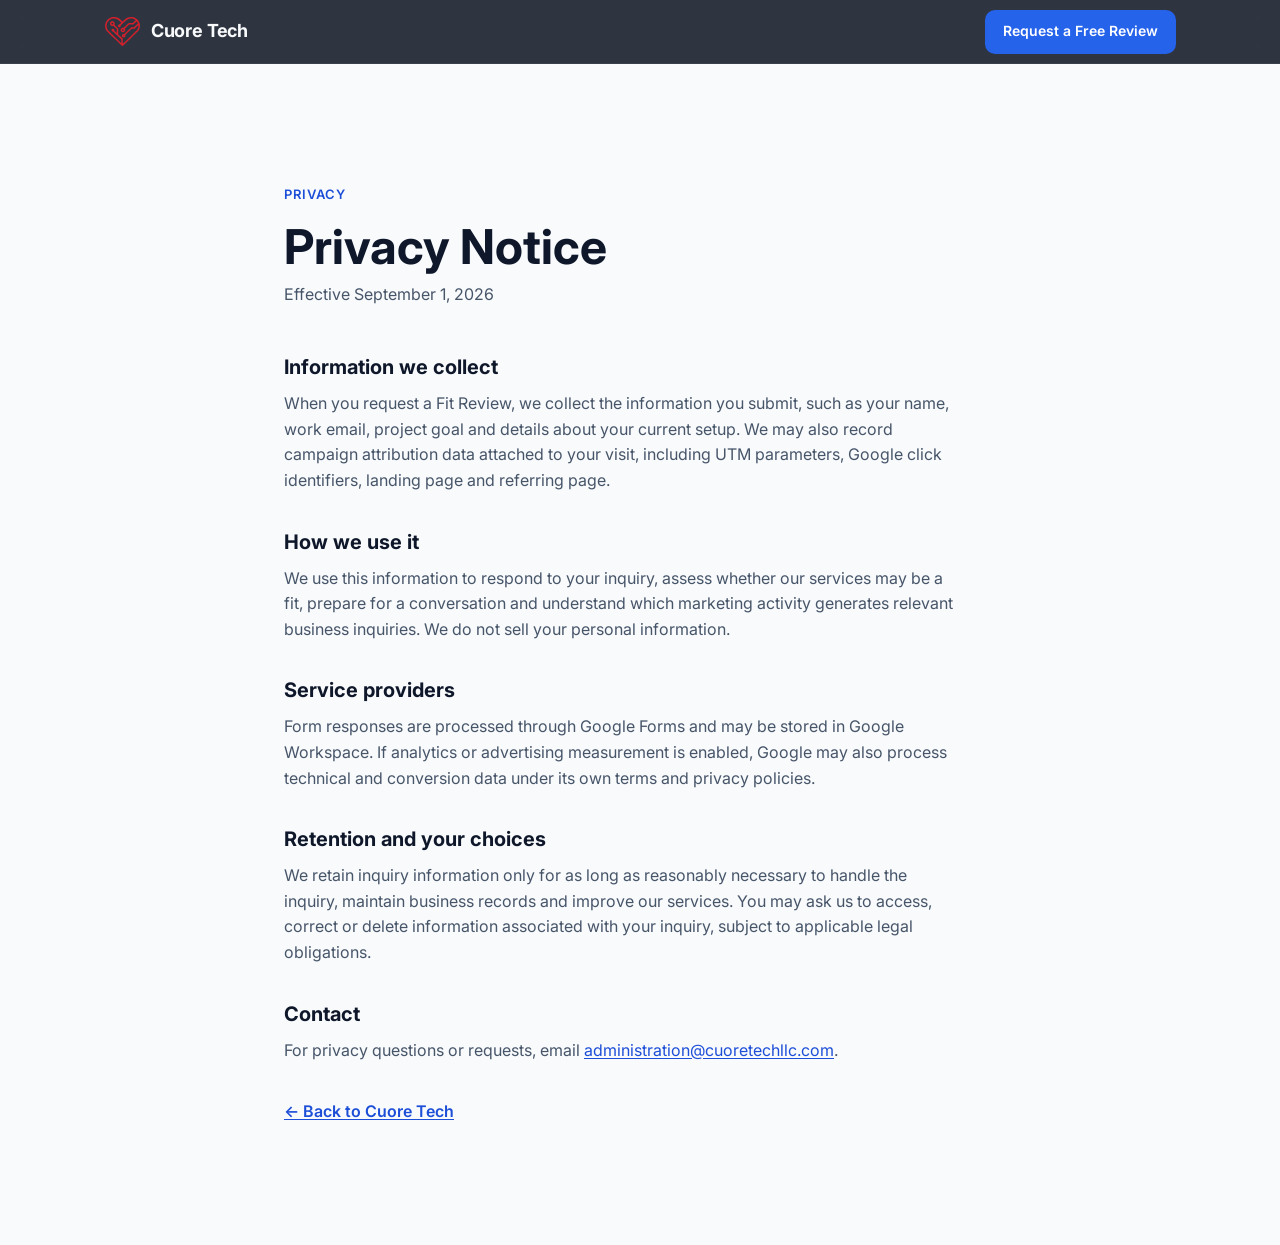
<file: privacy.html>
<!DOCTYPE html>
<html lang="en">
<head>
  <meta charset="UTF-8">
  <meta name="viewport" content="width=device-width, initial-scale=1.0">
  <title>Privacy Notice | Cuore Tech</title>
  <meta name="description" content="How Cuore Tech handles information submitted through this website.">
  <meta name="robots" content="index,follow">
  <link rel="canonical" href="https://cuoretechllc.com/privacy.html">
  <link rel="preconnect" href="https://fonts.googleapis.com">
  <link rel="preconnect" href="https://fonts.gstatic.com" crossorigin>
  <link href="https://fonts.googleapis.com/css2?family=Inter:wght@400..700&display=swap" rel="stylesheet">
  <link rel="stylesheet" href="css/style.css">
</head>
<body>
  <header class="site-header">
    <div class="container header-inner">
      <a class="brand" href="index.html" aria-label="Cuore Tech — home">
        <img class="brand-symbol" src="cuore-tech-symbol.svg" alt="" aria-hidden="true" />
        <span class="brand-name">Cuore Tech</span>
      </a>
      <a class="btn btn-primary nav-cta" href="index.html#contact">Request a Free Review</a>
    </div>
  </header>

  <main class="legal-page">
    <section class="section section-light">
      <div class="container container-narrow legal-content">
        <p class="eyebrow">Privacy</p>
        <h1>Privacy Notice</h1>
        <p class="legal-updated">Effective September 1, 2026</p>

        <h2>Information we collect</h2>
        <p>When you request a Fit Review, we collect the information you submit, such as your name, work email, project goal and details about your current setup. We may also record campaign attribution data attached to your visit, including UTM parameters, Google click identifiers, landing page and referring page.</p>

        <h2>How we use it</h2>
        <p>We use this information to respond to your inquiry, assess whether our services may be a fit, prepare for a conversation and understand which marketing activity generates relevant business inquiries. We do not sell your personal information.</p>

        <h2>Service providers</h2>
        <p>Form responses are processed through Google Forms and may be stored in Google Workspace. If analytics or advertising measurement is enabled, Google may also process technical and conversion data under its own terms and privacy policies.</p>

        <h2>Retention and your choices</h2>
        <p>We retain inquiry information only for as long as reasonably necessary to handle the inquiry, maintain business records and improve our services. You may ask us to access, correct or delete information associated with your inquiry, subject to applicable legal obligations.</p>

        <h2>Contact</h2>
        <p>For privacy questions or requests, email <a href="mailto:administration@cuoretechllc.com">administration@cuoretechllc.com</a>.</p>

        <p><a class="legal-back" href="index.html">&larr; Back to Cuore Tech</a></p>
      </div>
    </section>
  </main>
</body>
</html>
</file>
<file: css/style.css>
/* ============================================================
   Cuore Tech — Custom ERP Development
   style.css — static landing page, zero dependencies
   ============================================================ */

/* ---------- Design tokens ---------- */
:root {
  --ink-900: #0B1220;
  --ink-800: #111827;
  --ink-700: #1E293B;
  --paper-50: #F8FAFC;
  --paper-100: #F1F5F9;
  --footer-bg: #070B14;
  --text-on-dark: #F8FAFC;
  --text-muted-dark: #CBD5E1;
  --text-on-light: #0F172A;
  --text-muted-light: #475569;
  --blue-600: #2563EB;
  --blue-700: #1D4ED8;
  --blue-400: #60A5FA;
  --blue-100: #DBEAFE;
  --teal-500: #14B8A6;
  --teal-300: #5EEAD4;
  --teal-100: #CCFBF1;
  --violet-500: #8B5CF6;
  --violet-100: #EDE9FE;
  --amber-500: #F59E0B;
  --amber-100: #FEF3C7;
  --red-600: #DC2626;
  --red-100: #FEE2E2;
  --error: #B91C1C;
  --green-400: #4ADE80;
  --radius: 12px;
  --radius-lg: 16px;
  --radius-sm: 10px;
  --font-sans: "Inter", system-ui, -apple-system, "Segoe UI", Roboto, sans-serif;
  --container: 1120px;
  --container-narrow: 760px;
  --section-pad-y: clamp(72px, 10vw, 120px);
  --nav-height: 64px;
  --transition-fast: 150ms ease-out;
  --transition-reveal: 450ms ease-out;
  --shadow-card-dark: 0 12px 32px rgba(0, 0, 0, 0.35);
  --shadow-card-light: 0 8px 24px rgba(15, 23, 42, 0.08);
}

/* ---------- Base ---------- */
*,
*::before,
*::after {
  box-sizing: border-box;
  margin: 0;
  padding: 0;
}

html {
  scroll-behavior: smooth;
  scroll-padding-top: calc(var(--nav-height) + 16px);
}

body {
  font-family: var(--font-sans);
  font-size: 1rem;
  line-height: 1.6;
  background: var(--paper-50);
  color: var(--text-on-light);
  -webkit-font-smoothing: antialiased;
  text-rendering: optimizeLegibility;
}

img,
svg {
  display: block;
  max-width: 100%;
}

a {
  color: inherit;
  text-decoration: none;
}

ul,
ol {
  list-style: none;
}

button {
  font: inherit;
  color: inherit;
  background: none;
  border: none;
  cursor: pointer;
}

:focus-visible {
  outline: 2px solid var(--blue-600);
  outline-offset: 3px;
}

/* ---------- Utilities ---------- */
.sr-only {
  position: absolute;
  width: 1px;
  height: 1px;
  padding: 0;
  margin: -1px;
  overflow: hidden;
  clip: rect(0, 0, 0, 0);
  white-space: nowrap;
  border: 0;
}

.skip-link {
  position: fixed;
  top: -100%;
  left: 16px;
  z-index: 200;
  padding: 10px 18px;
  background: var(--ink-800);
  color: var(--text-on-dark);
  border-radius: var(--radius-sm);
  font-weight: 600;
  font-size: 0.9375rem;
  transition: top var(--transition-fast);
}

.skip-link:focus {
  top: 12px;
}

.container {
  width: 100%;
  max-width: var(--container);
  margin-inline: auto;
  padding-inline: 24px;
}

.container-narrow {
  max-width: var(--container-narrow);
}

.section {
  padding-block: var(--section-pad-y);
}

.section-dark {
  background: var(--ink-900);
  color: var(--text-on-dark);
}

.section-light {
  background: var(--paper-50);
  color: var(--text-on-light);
}

.eyebrow {
  display: block;
  font-size: 0.8125rem;
  font-weight: 600;
  text-transform: uppercase;
  letter-spacing: 0.08em;
  color: var(--blue-400);
  margin-bottom: 16px;
}

.section-heading {
  font-size: clamp(1.75rem, 3.5vw, 2.5rem);
  font-weight: 700;
  line-height: 1.15;
  letter-spacing: -0.02em;
  max-width: 22ch;
  margin-bottom: 20px;
}

.section-lead {
  font-size: 1.0625rem;
  line-height: 1.7;
  max-width: 62ch;
  margin-bottom: 48px;
}

.section-dark .section-lead {
  color: var(--text-muted-dark);
}

.section-light .section-lead {
  color: var(--text-muted-light);
}

.section-light .eyebrow {
  color: var(--blue-700);
}

/* ---------- Header / Nav ---------- */
.site-header {
  position: fixed;
  top: 0;
  left: 0;
  right: 0;
  z-index: 100;
  height: var(--nav-height);
  background: rgba(11, 18, 32, 0.85);
  -webkit-backdrop-filter: blur(12px);
  backdrop-filter: blur(12px);
  border-bottom: 1px solid rgba(255, 255, 255, 0.06);
}

.header-inner {
  height: 100%;
  display: flex;
  align-items: center;
  justify-content: space-between;
  gap: 24px;
}

.brand {
  display: inline-flex;
  align-items: center;
  gap: 10px;
  color: var(--text-on-dark);
  font-weight: 700;
  font-size: 1.125rem;
  letter-spacing: -0.01em;
}

.brand-symbol {
  display: block;
  height: 32px;
  width: auto;
  object-fit: contain;
  flex-shrink: 0;
}

.site-nav {
  display: flex;
  align-items: center;
  gap: 32px;
}

.nav-list {
  display: flex;
  align-items: center;
  gap: 28px;
}

.nav-link {
  font-size: 0.9375rem;
  font-weight: 500;
  color: var(--text-muted-dark);
  transition: color var(--transition-fast);
}

.nav-link:hover {
  color: var(--text-on-dark);
}

.nav-toggle {
  display: none;
  width: 44px;
  height: 44px;
  position: relative;
}

.nav-toggle-bar {
  position: absolute;
  left: 11px;
  width: 22px;
  height: 2px;
  background: var(--text-on-dark);
  border-radius: 2px;
  transition: transform var(--transition-fast), opacity var(--transition-fast);
}

.nav-toggle-bar:nth-child(1) { top: 15px; }
.nav-toggle-bar:nth-child(2) { top: 21px; }
.nav-toggle-bar:nth-child(3) { top: 27px; }

.nav-toggle[aria-expanded="true"] .nav-toggle-bar:nth-child(1) {
  transform: translateY(6px) rotate(45deg);
}

.nav-toggle[aria-expanded="true"] .nav-toggle-bar:nth-child(2) {
  opacity: 0;
}

.nav-toggle[aria-expanded="true"] .nav-toggle-bar:nth-child(3) {
  transform: translateY(-6px) rotate(-45deg);
}

@media (max-width: 900px) {
  .nav-toggle {
    display: block;
  }

  .site-nav {
    position: absolute;
    top: var(--nav-height);
    left: 0;
    right: 0;
    display: none;
    flex-direction: column;
    align-items: stretch;
    gap: 0;
    padding: 16px 24px 24px;
    background: rgba(11, 18, 32, 0.97);
    border-bottom: 1px solid rgba(255, 255, 255, 0.06);
  }

  .site-nav.is-open {
    display: flex;
  }

  .nav-list {
    flex-direction: column;
    align-items: stretch;
    gap: 0;
  }

  .nav-list li {
    border-top: 1px solid rgba(255, 255, 255, 0.06);
  }

  .nav-list li:first-child {
    border-top: none;
  }

  .nav-link {
    display: block;
    padding: 14px 0;
    font-size: 1rem;
  }

  .site-nav .nav-cta {
    margin-top: 16px;
  }
}

/* ---------- Buttons ---------- */
.btn {
  display: inline-flex;
  align-items: center;
  justify-content: center;
  gap: 8px;
  min-height: 44px;
  padding: 10px 22px;
  border-radius: var(--radius-sm);
  font-weight: 600;
  font-size: 0.9375rem;
  line-height: 1.2;
  transition: background-color var(--transition-fast), transform var(--transition-fast), box-shadow var(--transition-fast);
}

.btn-primary {
  background: var(--blue-600);
  color: #fff;
}

.btn-primary:hover {
  background: var(--blue-700);
  transform: translateY(-1px);
  box-shadow: 0 8px 24px rgba(37, 99, 235, 0.35);
}

.btn-lg {
  min-height: 52px;
  padding: 14px 30px;
  font-size: 1rem;
}

.btn-block {
  flex: 1;
  width: 100%;
}

.nav-cta {
  display: inline-flex;
  align-items: center;
  justify-content: center;
  min-height: 44px;
  padding: 8px 18px;
  border-radius: var(--radius-sm);
  background: var(--blue-600);
  color: #fff;
  font-weight: 600;
  font-size: 0.875rem;
  transition: background-color var(--transition-fast);
}

.nav-cta:hover {
  background: var(--blue-700);
}

/* ---------- Hero ---------- */
.hero {
  position: relative;
  background: var(--ink-900);
  color: var(--text-on-dark);
  padding-top: calc(var(--nav-height) + clamp(64px, 10vw, 120px));
  padding-bottom: var(--section-pad-y);
  overflow: hidden;
}

.hero::before {
  content: "";
  position: absolute;
  inset: 0;
  background: radial-gradient(1200px 600px at 80% -10%, rgba(37, 99, 235, 0.16), transparent 60%);
  pointer-events: none;
}

.hero-inner {
  position: relative;
  display: grid;
  grid-template-columns: 1fr;
  gap: 56px;
  align-items: center;
}

@media (min-width: 960px) {
  .hero-inner {
    grid-template-columns: 1.05fr 1fr;
    gap: 64px;
  }
}

.hero-title {
  font-size: clamp(2.25rem, 5vw, 3.5rem);
  font-weight: 700;
  line-height: 1.08;
  letter-spacing: -0.03em;
  color: #fff;
  max-width: 22ch;
  margin-bottom: 20px;
}

.hero-sub {
  font-size: 1.125rem;
  line-height: 1.7;
  color: var(--text-muted-dark);
  max-width: 52ch;
  margin-bottom: 32px;
}

.hero-qualify {
  margin-top: 14px;
  font-size: 0.9375rem;
  font-weight: 600;
  color: #CBD5E1;
}

.hero-actions {
  display: flex;
  flex-wrap: wrap;
  align-items: center;
  gap: 24px;
  margin-bottom: 20px;
}

.hero-email {
  font-size: 0.9375rem;
  color: var(--text-muted-dark);
}

.hero-email strong {
  color: var(--text-on-dark);
  font-weight: 600;
  border-bottom: 1px solid rgba(96, 165, 250, 0.6);
  transition: border-color var(--transition-fast);
}

.hero-email strong:hover {
  border-color: var(--blue-400);
}

.hero-micro {
  font-size: 0.875rem;
  color: var(--text-muted-dark);
}

.hero-link {
  color: var(--text-on-dark);
  font-size: 0.9375rem;
  font-weight: 600;
  border-bottom: 1px solid rgba(96, 165, 250, 0.7);
}

.hero-link:hover {
  border-color: var(--blue-400);
}

/* ---------- Hero mockup ---------- */
.hero-mockup {
  position: relative;
}

.mockup {
  background: var(--ink-800);
  border: 1px solid rgba(255, 255, 255, 0.08);
  border-radius: var(--radius-lg);
  box-shadow: var(--shadow-card-dark);
  overflow: hidden;
}

/* Caption under the hero mockup: states that the interface is a concept. */
.mockup-caption {
  margin: 10px 0 0;
  max-width: 520px;
  font-size: 0.75rem;
  line-height: 1.5;
  color: var(--text-muted-dark);
}

.mockup-topbar {
  display: flex;
  align-items: center;
  justify-content: space-between;
  padding: 10px 16px;
  border-bottom: 1px solid rgba(255, 255, 255, 0.06);
  background: rgba(255, 255, 255, 0.02);
}

.mockup-topbar-left {
  display: flex;
  align-items: center;
  gap: 8px;
}

.mockup-brand {
  display: flex;
  align-items: center;
  gap: 8px;
  font-size: 0.75rem;
  font-weight: 600;
  color: var(--text-on-dark);
  letter-spacing: 0.02em;
}

.mockup-search {
  font-size: 0.6875rem;
  color: var(--text-muted-dark);
  background: rgba(255, 255, 255, 0.05);
  border: 1px solid rgba(255, 255, 255, 0.08);
  border-radius: 999px;
  padding: 3px 12px;
  white-space: nowrap;
  overflow: hidden;
  text-overflow: ellipsis;
  max-width: 55%;
}

.mockup-brand-dot {
  width: 10px;
  height: 10px;
  border-radius: 50%;
  background: var(--blue-600);
  flex-shrink: 0;
}

.mockup-brand-label {
  font-size: 0.75rem;
  font-weight: 600;
  color: var(--text-on-dark);
  letter-spacing: 0.02em;
}

.mockup-topbar-chip {
  font-size: 0.6875rem;
  font-weight: 500;
  color: var(--text-muted-dark);
  background: rgba(255, 255, 255, 0.05);
  border: 1px solid rgba(255, 255, 255, 0.08);
  border-radius: 999px;
  padding: 2px 10px;
}

.mockup-body {
  display: flex;
  min-height: 340px;
}

.mockup-sidebar {
  display: none;
  width: 150px;
  flex-shrink: 0;
  flex-direction: column;
  gap: 4px;
  padding: 12px 10px;
  border-right: 1px solid rgba(255, 255, 255, 0.06);
}

@media (min-width: 560px) {
  .mockup-sidebar {
    display: flex;
  }
}

.mockup-item {
  font-size: 0.75rem;
  font-weight: 500;
  color: var(--text-muted-dark);
  padding: 7px 10px;
  border-radius: var(--radius-sm);
  white-space: nowrap;
  overflow: hidden;
  text-overflow: ellipsis;
}

.mockup-item.is-active {
  background: rgba(20, 184, 166, 0.15);
  color: var(--text-on-dark);
  font-weight: 600;
}

.mockup-main {
  flex: 1;
  min-width: 0;
  padding: 14px;
  display: flex;
  flex-direction: column;
  gap: 12px;
}

.mockup-main-head {
  display: flex;
  align-items: center;
  justify-content: space-between;
  gap: 8px;
}

.mockup-main-title {
  font-size: 0.875rem;
  font-weight: 600;
  color: var(--text-on-dark);
}

.mockup-chip {
  font-size: 0.6875rem;
  font-weight: 500;
  color: var(--text-muted-dark);
  background: rgba(255, 255, 255, 0.05);
  border: 1px solid rgba(255, 255, 255, 0.08);
  border-radius: 999px;
  padding: 2px 10px;
  white-space: nowrap;
}

.kanban {
  display: grid;
  grid-template-columns: 1fr;
  gap: 10px;
  flex: 1;
}

@media (min-width: 420px) {
  .kanban {
    grid-template-columns: repeat(3, 1fr);
  }
}

.kanban-col {
  background: rgba(255, 255, 255, 0.03);
  border: 1px solid rgba(255, 255, 255, 0.05);
  border-radius: var(--radius-sm);
  padding: 10px;
  display: flex;
  flex-direction: column;
  gap: 8px;
}

.kanban-head {
  display: flex;
  align-items: center;
  justify-content: space-between;
  gap: 8px;
  padding-bottom: 4px;
}

.kanban-title {
  font-size: 0.75rem;
  font-weight: 600;
  color: var(--text-on-dark);
}

.kanban-count {
  font-size: 0.6875rem;
  font-weight: 500;
  color: var(--text-muted-dark);
  background: rgba(255, 255, 255, 0.06);
  border-radius: 999px;
  padding: 1px 8px;
}

.po-card {
  background: #161B24;
  border: 1px solid rgba(255, 255, 255, 0.05);
  border-radius: 8px;
  padding: 10px 12px;
}

.po-name {
  font-size: 0.8125rem;
  font-weight: 600;
  color: var(--text-on-dark);
  margin-bottom: 6px;
  white-space: nowrap;
  overflow: hidden;
  text-overflow: ellipsis;
}

.po-meta {
  display: flex;
  align-items: center;
  justify-content: space-between;
  gap: 8px;
  font-size: 0.75rem;
  color: var(--text-muted-dark);
}

.po-amount {
  font-weight: 600;
  color: var(--text-on-dark);
}

/* ---------- Automation card ---------- */
.automation-card {
  position: absolute;
  right: -12px;
  bottom: -16px;
  max-width: 280px;
  background: #0D1117;
  border: 1px solid rgba(255, 255, 255, 0.1);
  border-radius: var(--radius);
  padding: 12px 16px;
  box-shadow: var(--shadow-card-dark);
  display: flex;
  align-items: flex-start;
  gap: 10px;
}

.automation-check {
  width: 28px;
  height: 28px;
  flex-shrink: 0;
  border-radius: 50%;
  background: rgba(74, 222, 128, 0.15);
  color: var(--green-400);
  display: flex;
  align-items: center;
  justify-content: center;
  font-size: 0.875rem;
  font-weight: 700;
}

.automation-body {
  min-width: 0;
}

.automation-title {
  font-size: 0.8125rem;
  font-weight: 600;
  color: var(--text-on-dark);
  margin-bottom: 2px;
}

.automation-text {
  display: flex;
  flex-direction: column;
  gap: 2px;
  min-width: 0;
  font-size: 0.75rem;
  line-height: 1.5;
  color: var(--text-muted-dark);
}

.automation-desc {
  font-size: 0.75rem;
  line-height: 1.4;
  color: var(--text-muted-dark);
}

@media (max-width: 559px) {
  .automation-card {
    position: static;
    margin: 12px 0 0;
    max-width: none;
  }
}

/* ---------- Problem ---------- */
.problem-list {
  display: grid;
  grid-template-columns: 1fr;
  gap: 16px;
  margin-bottom: 40px;
}

@media (min-width: 640px) {
  .problem-list {
    grid-template-columns: repeat(2, 1fr);
  }
}

@media (min-width: 960px) {
  .problem-list {
    grid-template-columns: repeat(3, 1fr);
  }
}

.problem-card {
  background: var(--paper-100);
  border-left: 3px solid var(--blue-400);
  border-radius: 0 var(--radius) var(--radius) 0;
  padding: 20px;
}

.problem-item {
  font-size: 0.9375rem;
  line-height: 1.6;
  color: var(--text-muted-light);
}

.problem-closer {
  position: relative;
  padding-left: 20px;
  font-size: 1.25rem;
  font-weight: 700;
  line-height: 1.4;
  max-width: 46ch;
  color: var(--text-on-light);
}

.problem-closer::before {
  content: '';
  position: absolute;
  left: 0;
  top: 0;
  bottom: 0;
  width: 4px;
  background: var(--blue-400);
}

/* ---------- Key line ---------- */
.key-line {
  background: var(--ink-800);
  border-left: 3px solid var(--blue-400);
  border-radius: 0 var(--radius) var(--radius) 0;
  padding: 24px 28px;
  font-size: 1.1875rem;
  font-weight: 600;
  line-height: 1.5;
  max-width: 62ch;
  color: var(--text-on-dark);
}

/* ---------- Comparison table ---------- */
.table-wrap {
  overflow-x: auto;
  border: 1px solid #CBD5E1;
  border-radius: var(--radius);
  background: #fff;
}

.compare-table {
  width: 100%;
  border-collapse: collapse;
  font-size: 0.9375rem;
  min-width: 560px;
}

.compare-table th,
.compare-table td {
  padding: 16px 20px;
  text-align: left;
  border-bottom: 1px solid #E2E8F0;
  text-align: left;
  vertical-align: top;
}

.compare-table thead th {
  font-size: 1rem;
  font-weight: 700;
  color: var(--text-on-dark);
  background: var(--ink-700);
}

.compare-table tbody tr:last-child td {
  border-bottom: none;
}

.compare-table .cuore-col {
  background: #EFF6FF;
  font-weight: 600;
  color: var(--text-on-light);
}

.compare-table td {
  color: var(--text-muted-light);
}

@media (max-width: 720px) {
  .table-wrap {
    border: none;
    background: transparent;
  }

  .compare-table,
  .compare-table tbody,
  .compare-table tr,
  .compare-table td,
  .compare-table th {
    display: block;
    width: 100%;
    min-width: 0;
  }

  .table-wrap {
    overflow-x: visible;
  }

  .compare-table thead {
    display: none;
  }

  .compare-table tr {
    background: #fff;
    border: 1px solid #CBD5E1;
    border-radius: 8px;
    margin-bottom: 12px;
    display: block;
    padding: 8px 12px;
  }

  .compare-table td {
    border-bottom: none;
    padding: 8px 20px;
  }

  .compare-table td::before {
    content: attr(data-label);
    display: block;
    font-size: 0.75rem;
    font-weight: 600;
    text-transform: uppercase;
    letter-spacing: 0.06em;
    color: var(--text-muted-light);
    margin-bottom: 2px;
  }
}

/* ---------- Card grids (benefits, use cases) ---------- */
.card-grid {
  display: grid;
  grid-template-columns: 1fr;
  gap: 20px;
}

@media (min-width: 640px) {
  .card-grid {
    grid-template-columns: repeat(2, 1fr);
  }
}

@media (min-width: 960px) {
  .benefits-grid,
  .use-cases-grid {
    grid-template-columns: repeat(3, 1fr);
  }
}

.card {
  border-radius: var(--radius);
  padding: 24px;
}

.card-dark {
  background: var(--ink-800);
  border: 1px solid rgba(255, 255, 255, 0.07);
  box-shadow: var(--shadow-card-dark);
  color: var(--text-on-dark);
}

.card-light {
  background: #fff;
  border: 1px solid #E2E8F0;
  box-shadow: var(--shadow-card-light);
  color: var(--text-on-light);
}

.card-icon {
  width: 46px;
  height: 46px;
  border-radius: 12px;
  display: flex;
  align-items: center;
  justify-content: center;
  font-size: 1.125rem;
  font-weight: 700;
  margin-bottom: 16px;
  color: var(--blue-400);
}

.card-dark .card-icon {
  background: rgba(96, 165, 250, 0.12);
}

.card-light .card-icon {
  background: rgba(96, 165, 250, 0.1);
}

.card-title {
  font-size: 1.125rem;
  font-weight: 700;
  margin-bottom: 8px;
}

.card-dark .card-title {
  color: var(--text-on-dark);
}

.card-light .card-title {
  color: var(--text-on-light);
}

.card-text {
  font-size: 1rem;
  line-height: 1.6;
}

.card-dark .card-text {
  color: var(--text-muted-dark);
}

.card-light .card-text {
  color: var(--text-muted-light);
}

/* ---------- Steps (how it works) ---------- */
.steps {
  display: grid;
  grid-template-columns: 1fr;
  gap: 32px;
  margin-bottom: 40px;
}

@media (min-width: 960px) {
  .steps {
    grid-template-columns: repeat(4, 1fr);
    gap: 24px;
  }
}

.step {
  display: flex;
  flex-direction: column;
  gap: 10px;
}

.step-num {
  font-size: 0.8125rem;
  font-weight: 700;
  text-transform: uppercase;
  letter-spacing: 0.08em;
  color: var(--blue-400);
}

.step-body {
  display: flex;
  flex-direction: column;
  gap: 8px;
}

.step-title {
  font-size: 1.0625rem;
  font-weight: 600;
  color: var(--text-on-dark);
}

.step-text {
  font-size: 1rem;
  line-height: 1.6;
  color: var(--text-muted-dark);
}

.how-note {
  font-size: 1rem;
  line-height: 1.7;
  color: var(--text-muted-dark);
  max-width: 62ch;
}

/* ---------- Qualification CTA inside the fit comparison ---------- */
.fit-cta {
  margin-top: 32px;
  display: flex;
  flex-direction: column;
  align-items: flex-start;
  gap: 16px;
}

.fit-cta-text {
  font-size: 1.0625rem;
  line-height: 1.6;
  font-weight: 600;
  color: var(--text-on-light);
  max-width: 60ch;
}

@media (min-width: 720px) {
  .fit-cta {
    align-items: center;
    text-align: center;
  }
}

/* ---------- Positioning quote ---------- */
.positioning-quote {
  background: var(--ink-800);
  border-left: 3px solid var(--blue-400);
  border-radius: 0 var(--radius) var(--radius) 0;
  box-shadow: var(--shadow-card-light);
  padding: 32px 36px;
}

.positioning-quote p {
  font-size: 1.25rem;
  font-weight: 600;
  line-height: 1.5;
  max-width: 56ch;
  color: var(--text-on-dark);
}

/* ---------- Social proof (template, hidden by default) ---------- */
.social-proof-grid,
.testimonial-grid {
  display: grid;
  grid-template-columns: 1fr;
  gap: 20px;
}

@media (min-width: 640px) {
  .social-proof-grid,
  .testimonial-grid {
    grid-template-columns: repeat(2, 1fr);
  }
}

@media (min-width: 960px) {
  .social-proof-grid,
  .testimonial-grid {
    grid-template-columns: repeat(3, 1fr);
  }
}

.testimonial-card {
  background: var(--ink-800);
  border: 1px solid rgba(255, 255, 255, 0.08);
  border-radius: var(--radius);
  box-shadow: var(--shadow-card-light);
  padding: 24px;
  display: flex;
  flex-direction: column;
  gap: 16px;
}

.testimonial-card blockquote {
  font-size: 0.9375rem;
  line-height: 1.6;
  color: var(--text-on-light);
}

.testimonial-card blockquote p::before {
  content: "\201C";
}

.testimonial-card blockquote p::after {
  content: "\201D";
}

.testimonial-name {
  font-size: 0.9375rem;
  font-weight: 600;
  color: var(--text-on-light);
}

.testimonial-role {
  font-size: 0.8125rem;
  color: var(--text-muted-light);
}

/* ---------- CTA bands ---------- */
.cta-band {
  text-align: center;
}

.cta-band .container {
  display: flex;
  flex-direction: column;
  align-items: center;
  position: relative;
}

.cta-band .section-heading {
  max-width: 24ch;
}

.cta-band .section-lead {
  margin-bottom: 0;
}

.cta-actions {
  display: flex;
  flex-wrap: wrap;
  align-items: center;
  justify-content: center;
  gap: 28px;
  margin-top: 32px;
}

.final-cta {
  position: relative;
  overflow: hidden;
}

.final-cta::before {
  content: "";
  position: absolute;
  inset: 0;
  background: radial-gradient(900px 420px at 50% 120%, rgba(37, 99, 235, 0.14), transparent 65%);
  pointer-events: none;
}

/* ---------- FAQ ---------- */
.faq-list {
  display: flex;
  flex-direction: column;
  gap: 12px;
}

.faq-item {
  background: #fff;
  border: 1px solid #E2E8F0;
  border-radius: var(--radius);
  overflow: hidden;
}

.faq-item summary {
  display: flex;
  align-items: center;
  justify-content: space-between;
  gap: 16px;
  padding: 18px 24px;
  font-weight: 600;
  font-size: 1rem;
  color: var(--text-on-light);
  cursor: pointer;
  list-style: none;
}

.faq-item summary::-webkit-details-marker {
  display: none;
}

.faq-item summary::after {
  content: "+";
  font-size: 1.5rem;
  font-weight: 400;
  line-height: 1;
  color: var(--blue-400);
  flex-shrink: 0;
  transition: transform var(--transition-fast);
}

.faq-item[open] summary::after {
  transform: rotate(45deg);
}

.faq-item p {
  padding: 0 24px 22px;
  font-size: 0.9375rem;
  line-height: 1.7;
  color: var(--text-muted-light);
}

/* ---------- Contact form ---------- */
.contact-form {
  background: #fff;
  border: 1px solid #E2E8F0;
  border-radius: var(--radius-lg);
  box-shadow: var(--shadow-card-light);
  padding: clamp(24px, 4vw, 40px);
  display: flex;
  flex-direction: column;
  gap: 28px;
}

.form-fieldset {
  border: none;
  padding: 0;
  margin: 0;
  display: flex;
  flex-direction: column;
  gap: 12px;
}

.form-question,
.form-label {
  display: block;
  font-size: 1rem;
  font-weight: 600;
  color: var(--text-on-light);
}

.form-options {
  display: grid;
  grid-template-columns: 1fr;
  gap: 8px;
}

@media (min-width: 640px) {
  .form-options {
    grid-template-columns: repeat(2, 1fr);
  }
}

.form-option {
  display: flex;
  align-items: center;
  gap: 10px;
  padding: 12px 14px;
  border: 1px solid #CBD5E1;
  border-radius: var(--radius-sm);
  cursor: pointer;
  font-size: 0.9375rem;
  color: var(--text-on-light);
  transition: border-color var(--transition-fast), background-color var(--transition-fast);
}

.form-option:hover {
  border-color: var(--blue-600);
  background: rgba(37, 99, 235, 0.04);
}

.form-option input {
  accent-color: var(--blue-600);
  width: 16px;
  height: 16px;
  flex-shrink: 0;
}

.form-option:has(input:checked) {
  border-color: var(--blue-600);
  background: rgba(37, 99, 235, 0.06);
  font-weight: 600;
}

.form-option:has(input:focus-visible) {
  outline: 2px solid var(--blue-600);
  outline-offset: 2px;
}

.form-field {
  display: flex;
  flex-direction: column;
  gap: 8px;
}

.form-required {
  color: var(--error);
}

.form-input {
  font: inherit;
  font-size: 1rem;
  color: var(--text-on-light);
  background: #fff;
  border: 1px solid #94A3B8;
  border-radius: var(--radius-sm);
  padding: 12px 14px;
  min-height: 44px;
  width: 100%;
  box-sizing: border-box;
  transition: border-color var(--transition-fast), background-color var(--transition-fast);
}

.form-input::placeholder {
  color: var(--text-muted-light);
}

.form-input:focus {
  outline: none;
  border-color: var(--blue-600);
  background: #fff;
  box-shadow: 0 0 0 3px rgba(37, 99, 235, 0.15);
}

.form-input[aria-invalid="true"] {
  border-color: var(--error);
}

.form-error {
  font-size: 0.875rem;
  color: var(--error);
}

.form-actions {
  display: flex;
  flex-direction: column;
  gap: 12px;
}

.form-status {
  font-size: 0.9375rem;
  font-weight: 600;
  color: var(--text-on-light);
}

.form-status.is-error {
  color: var(--error);
}

.form-textarea {
  resize: vertical;
  min-height: 132px;
}

.form-help,
.form-privacy {
  color: var(--text-muted-light);
  font-size: 0.8125rem;
  line-height: 1.55;
}

.form-privacy a {
  color: var(--blue-700);
  text-decoration: underline;
  text-underline-offset: 2px;
}

.form-actions .btn:disabled {
  cursor: wait;
  opacity: 0.72;
  transform: none;
}

.review-list {
  display: grid;
  gap: 10px;
  max-width: 640px;
  margin: 28px auto 0;
  color: #CBD5E1;
  text-align: left;
}

.review-list li {
  position: relative;
  padding-left: 26px;
}

.review-list li::before {
  content: "✓";
  position: absolute;
  left: 0;
  color: var(--green-400);
  font-weight: 700;
}

/* ---------- Footer ---------- */
.site-footer {
  background: var(--footer-bg);
  color: var(--text-muted-dark);
  padding: 64px 0 32px;
}

.footer-inner {
  display: grid;
  grid-template-columns: 1fr;
  gap: 40px;
}

@media (min-width: 768px) {
  .footer-inner {
    grid-template-columns: 2fr 1fr 1fr;
    gap: 48px;
  }
}

.footer-brand {
  display: flex;
  flex-direction: column;
  align-items: flex-start;
  gap: 14px;
  color: var(--text-on-dark);
  font-weight: 700;
  font-size: 1.125rem;
  margin-bottom: 16px;
}

.footer-tagline {
  font-size: 0.9375rem;
  line-height: 1.6;
  max-width: 36ch;
}

.footer-nav-title,
.footer-contact-label {
  display: block;
  font-size: 0.8125rem;
  font-weight: 600;
  text-transform: uppercase;
  letter-spacing: 0.08em;
  color: var(--text-on-dark);
  margin-bottom: 16px;
}

.footer-nav-list {
  display: flex;
  flex-direction: column;
  gap: 10px;
}

.footer-link,
.footer-contact a {
  font-size: 0.9375rem;
  color: var(--text-muted-dark);
  transition: color var(--transition-fast);
}

.footer-link:hover,
.footer-contact a:hover {
  color: var(--text-on-dark);
}

.footer-contact p {
  font-size: 0.9375rem;
  line-height: 1.7;
}

.footer-legal {
  border-top: 1px solid rgba(255, 255, 255, 0.06);
  margin-top: 48px;
  padding-top: 24px;
  font-size: 0.8125rem;
  color: var(--text-muted-dark);
}

/* ---------- Sticky mobile CTA ---------- */
.sticky-cta {
  position: fixed;
  left: 0;
  right: 0;
  bottom: 0;
  z-index: 90;
  display: none;
  padding: 12px 16px calc(12px + env(safe-area-inset-bottom, 0px));
  background: rgba(10, 12, 16, 0.95);
  -webkit-backdrop-filter: blur(12px);
  backdrop-filter: blur(12px);
  border-top: 1px solid rgba(255, 255, 255, 0.08);
  transform: translateY(110%);
  opacity: 0;
  visibility: hidden;
  pointer-events: none;
  transition: transform var(--transition-reveal), opacity var(--transition-reveal), visibility var(--transition-reveal);
}

@media (max-width: 768px) {
  .sticky-cta {
    display: block;
  }
}

.sticky-cta.is-visible {
  transform: translateY(0);
  opacity: 1;
  visibility: visible;
  pointer-events: auto;
}

/* ---------- Scroll reveal ---------- */
[data-reveal] {
  opacity: 0;
  transform: translateY(16px);
  transition: opacity var(--transition-reveal), transform var(--transition-reveal);
  transition-delay: var(--reveal-delay, 0ms);
}

[data-reveal].is-visible {
  opacity: 1;
  transform: none;
}

html.no-js [data-reveal] {
  opacity: 1 !important;
  transform: none !important;
}

/* ---------- Legal page ---------- */
.legal-page {
  padding-top: var(--nav-height);
}

.legal-content h1 {
  color: var(--text-on-light);
  font-size: clamp(2rem, 5vw, 3rem);
  line-height: 1.1;
  margin-bottom: 8px;
}

.legal-updated {
  color: var(--text-muted-light);
  margin-bottom: 44px;
}

.legal-content h2 {
  color: var(--text-on-light);
  font-size: 1.25rem;
  margin: 32px 0 8px;
}

.legal-content p {
  color: var(--text-muted-light);
  max-width: 68ch;
}

.legal-content a {
  color: var(--blue-700);
  text-decoration: underline;
  text-underline-offset: 2px;
}

.legal-back {
  display: inline-block;
  margin-top: 36px;
  font-weight: 600;
}

/* ---------- Reduced motion ---------- */
@media (prefers-reduced-motion: reduce) {
  html {
    scroll-behavior: auto;
  }

  *,
  *::before,
  *::after {
    animation-duration: 0.01ms !important;
    animation-iteration-count: 1 !important;
    transition-duration: 0.01ms !important;
  }

  [data-reveal] {
    opacity: 1;
    transform: none;
    transition: none;
  }

  .sticky-cta {
    transition: none;
  }
}

/* ---------- Service, not subscription ---------- */
.service-grid {
  display: grid;
  grid-template-columns: 1fr;
  gap: 20px;
}

@media (min-width: 640px) {
  .service-grid {
    grid-template-columns: repeat(2, 1fr);
  }
}

@media (min-width: 1100px) {
  .service-grid {
    grid-template-columns: repeat(4, 1fr);
  }
}

.service-item {
  background: var(--ink-800);
  border: 1px solid rgba(255, 255, 255, 0.07);
  border-radius: var(--radius);
  padding: 24px;
  box-shadow: var(--shadow-card-dark);
}

.service-num {
  display: flex;
  align-items: center;
  justify-content: center;
  width: 32px;
  height: 32px;
  border-radius: 50%;
  background: rgba(96, 165, 250, 0.12);
  color: var(--blue-400);
  font-size: 0.875rem;
  font-weight: 700;
  margin-bottom: 16px;
}

.service-title {
  font-size: 1.125rem;
  font-weight: 700;
  color: var(--text-on-dark);
  margin-bottom: 8px;
}

.service-text {
  font-size: 1rem;
  line-height: 1.6;
  color: var(--text-muted-dark);
}

/* ---------- Modules ---------- */
.module-grid {
  display: grid;
  grid-template-columns: 1fr;
  gap: 20px;
}

@media (min-width: 640px) {
  .module-grid {
    grid-template-columns: repeat(2, 1fr);
  }
}

@media (min-width: 960px) {
  .module-grid {
    grid-template-columns: repeat(3, 1fr);
  }
}

.module-card {
  background: var(--ink-800);
  border: 1px solid rgba(255, 255, 255, 0.07);
  border-radius: var(--radius);
  padding: 24px;
  box-shadow: var(--shadow-card-dark);
}

.module-icon {
  display: flex;
  align-items: center;
  justify-content: center;
  width: 46px;
  height: 46px;
  border-radius: 12px;
  margin-bottom: 16px;
}

.module-title {
  font-size: 1.125rem;
  font-weight: 700;
  color: var(--text-on-dark);
  margin-bottom: 8px;
}

.module-text {
  font-size: 1rem;
  line-height: 1.6;
  color: var(--text-muted-dark);
}

.accent-blue .module-icon {
  background: rgba(96, 165, 250, 0.12);
  color: var(--blue-400);
}

.accent-teal .module-icon {
  background: rgba(94, 234, 212, 0.12);
  color: var(--teal-300);
}

.accent-violet .module-icon {
  background: rgba(167, 139, 250, 0.14);
  color: #A78BFA;
}

.accent-amber .module-icon {
  background: rgba(251, 191, 36, 0.12);
  color: #FBBF24;
}

/* ---------- Custom dashboards (illustrative tabs) ---------- */
.dash-switch {
  margin-top: 12px;
}

.dash-tabs {
  display: flex;
  gap: 8px;
  flex-wrap: wrap;
  margin-bottom: 24px;
}

.dash-tab {
  font: inherit;
  font-size: 0.9375rem;
  font-weight: 600;
  color: var(--text-muted-light);
  background: #fff;
  border: 1px solid #CBD5E1;
  border-radius: 999px;
  padding: 10px 20px;
  min-height: 44px;
  cursor: pointer;
  transition: background-color var(--transition-fast), color var(--transition-fast), border-color var(--transition-fast);
}

.dash-tab:hover {
  border-color: var(--blue-600);
  color: var(--blue-700);
}

.dash-tab:focus-visible {
  outline: 3px solid rgba(37, 99, 235, 0.4);
  outline-offset: 2px;
}

.dash-tab.is-active {
  background: var(--ink-700);
  border-color: var(--ink-700);
  color: var(--text-on-dark);
}

/* Hide inactive panels only when JS is running; with .no-js all panels stack. */
html:not(.no-js) .dash-panel {
  display: none;
}

html:not(.no-js) .dash-panel.is-active {
  display: block;
}

.dash-panel + .dash-panel {
  margin-top: 24px;
}

html:not(.no-js) .dash-panel + .dash-panel {
  margin-top: 0;
}

.dash-frame {
  background: #fff;
  border: 1px solid #E2E8F0;
  border-radius: var(--radius);
  box-shadow: var(--shadow-card-light);
  padding: 20px;
  overflow: hidden;
}

.dash-frame-retail { border-top: 4px solid var(--teal-500); }
.dash-frame-restaurant { border-top: 4px solid var(--amber-500); }
.dash-frame-travel { border-top: 4px solid var(--blue-600); }
.dash-frame-manufacturing { border-top: 4px solid var(--violet-500); }

.dash-head {
  display: flex;
  align-items: center;
  justify-content: space-between;
  gap: 12px;
  flex-wrap: wrap;
  margin-bottom: 16px;
}

.dash-frame-title {
  font-size: 1rem;
  font-weight: 700;
  color: var(--text-on-light);
}

.dash-chip {
  font-size: 0.75rem;
  font-weight: 600;
  text-transform: uppercase;
  letter-spacing: 0.06em;
  color: var(--text-muted-light);
  background: #F1F5F9;
  border: 1px solid #E2E8F0;
  border-radius: 999px;
  padding: 4px 12px;
}

.dash-kpis {
  display: grid;
  grid-template-columns: repeat(2, 1fr);
  gap: 12px;
  margin-bottom: 16px;
}

@media (min-width: 720px) {
  .dash-kpis {
    grid-template-columns: repeat(4, 1fr);
  }
}

.dash-kpi {
  background: #F8FAFC;
  border: 1px solid #E2E8F0;
  border-radius: var(--radius-sm);
  padding: 14px 16px;
  display: flex;
  flex-direction: column;
  gap: 4px;
}

.dash-kpi-label {
  font-size: 0.8125rem;
  font-weight: 600;
  color: var(--text-muted-light);
}

.dash-kpi-value {
  font-size: 1.5rem;
  font-weight: 800;
  color: var(--text-on-light);
  line-height: 1.2;
}

.dash-kpi-value.danger {
  color: var(--red-600);
}

.dash-kpi-delta {
  font-size: 0.75rem;
  font-weight: 600;
  color: var(--text-muted-light);
}

.dash-kpi-delta.up {
  color: #15803D;
}

.dash-kpi-delta.amber {
  color: #B45309;
}

.dash-cols {
  display: grid;
  grid-template-columns: 1fr;
  gap: 16px;
}

@media (min-width: 820px) {
  .dash-cols {
    grid-template-columns: 1fr 1fr;
  }

  .dash-cols-wide-left {
    grid-template-columns: 1.2fr 1fr;
  }
}

.dash-block {
  border: 1px solid #E2E8F0;
  border-radius: var(--radius-sm);
  padding: 16px;
  min-width: 0;
}

.dash-block-side {
  display: flex;
  flex-direction: column;
  gap: 14px;
}

.dash-block-title {
  font-size: 0.875rem;
  font-weight: 700;
  color: var(--text-on-light);
  text-transform: uppercase;
  letter-spacing: 0.05em;
  margin-bottom: 12px;
}

.dash-bars {
  display: flex;
  flex-direction: column;
  gap: 12px;
}

.dash-bar-row {
  display: grid;
  grid-template-columns: minmax(90px, 130px) 1fr 44px;
  align-items: center;
  gap: 10px;
}

.dash-bar-label {
  font-size: 0.8125rem;
  color: var(--text-muted-light);
}

.dash-bar-value {
  font-size: 0.8125rem;
  font-weight: 700;
  color: var(--text-on-light);
  text-align: right;
}

.dash-bar-track {
  height: 8px;
  border-radius: 999px;
  background: #E2E8F0;
  overflow: hidden;
}

.dash-bar-fill {
  height: 100%;
  border-radius: 999px;
}

.fill-blue { background: var(--blue-600); }
.fill-teal { background: var(--teal-500); }
.fill-amber { background: var(--amber-500); }
.fill-violet { background: var(--violet-500); }

.dash-list {
  display: flex;
  flex-direction: column;
  gap: 10px;
  list-style: none;
}

.dash-list-row {
  display: flex;
  align-items: center;
  gap: 10px;
  justify-content: space-between;
  font-size: 0.875rem;
  color: var(--text-on-light);
  border-bottom: 1px solid #F1F5F9;
  padding-bottom: 10px;
}

.dash-list-row:last-child {
  border-bottom: none;
  padding-bottom: 0;
}

.dash-list-name {
  font-weight: 600;
  min-width: 0;
}

.dash-list-meta {
  color: var(--text-muted-light);
  white-space: nowrap;
}

.dash-pill {
  font-size: 0.6875rem;
  font-weight: 700;
  border-radius: 999px;
  padding: 3px 10px;
  white-space: nowrap;
}

.pill-amber { background: var(--amber-100); color: #92400E; }
.pill-red { background: var(--red-100); color: #991B1B; }
.pill-teal { background: var(--teal-100); color: #115E59; }

.dash-funnel {
  display: flex;
  flex-direction: column;
  align-items: flex-start;
  gap: 8px;
}

.dash-funnel-stage {
  display: flex;
  align-items: center;
  justify-content: space-between;
  gap: 12px;
  min-height: 40px;
  padding: 8px 14px;
  border-radius: var(--radius-sm);
  background: var(--teal-100);
  color: #134E4A;
  font-size: 0.8125rem;
  font-weight: 600;
  box-sizing: border-box;
  min-width: 180px;
}

.dash-funnel-stage:nth-child(2) { background: #99F6E4; }
.dash-funnel-stage:nth-child(3) { background: #5EEAD4; }
.dash-funnel-stage:nth-child(4) { background: var(--teal-300); }

.dash-chiprow {
  display: flex;
  gap: 8px;
  flex-wrap: wrap;
}

.dash-banner {
  display: grid;
  grid-template-columns: 1fr;
  gap: 12px;
  margin-bottom: 16px;
}

@media (min-width: 820px) {
  .dash-banner {
    grid-template-columns: minmax(200px, 1fr) 2fr;
  }
}

.dash-banner-main {
  background: var(--violet-100);
  border: 1px solid #DDD6FE;
  border-radius: var(--radius-sm);
  padding: 16px;
  display: flex;
  flex-direction: column;
  gap: 4px;
}

.dash-banner-value {
  font-size: 2rem;
  font-weight: 800;
  color: #5B21B6;
  line-height: 1.1;
}

.dash-kpis-pair {
  grid-template-columns: repeat(2, 1fr);
  margin-bottom: 0;
}

.dash-kpis-trio {
  grid-template-columns: repeat(1, 1fr);
  margin-bottom: 0;
}

@media (min-width: 560px) {
  .dash-kpis-trio {
    grid-template-columns: repeat(3, 1fr);
  }
}

.dash-progresslist {
  display: flex;
  flex-direction: column;
  gap: 12px;
  list-style: none;
}

.dash-progresslist li {
  display: grid;
  grid-template-columns: minmax(110px, 170px) 1fr 44px;
  align-items: center;
  gap: 10px;
  font-size: 0.875rem;
}

.dash-note {
  margin-top: 20px;
  font-size: 0.9375rem;
  line-height: 1.6;
  color: var(--text-muted-light);
}

/* Stacked blocks inside a dashboard frame need their own rhythm. */
.dash-frame > .dash-block + .dash-block,
.dash-frame > .dash-chiprow {
  margin-top: 16px;
}

/* Amber banner variant used by the restaurant example. */
.dash-banner-amber .dash-banner-main {
  background: var(--amber-100);
  border-color: #FDE68A;
}

.dash-banner-amber .dash-banner-value {
  color: #92400E;
}

/* Peak-capacity bar fill. */
.fill-red { background: var(--red-600); }

/*
 * Fixed bar/stage widths. Declared as utilities so the dashboard markup
 * stays free of inline styles (and of style-attribute drift).
 */
.dash-w-16 { width: 16%; }
.dash-w-22 { width: 22%; }
.dash-w-34 { width: 34%; }
.dash-w-38 { width: 38%; }
.dash-w-42 { width: 42%; }
.dash-w-46 { width: 46%; }
.dash-w-47 { width: 47%; }
.dash-w-58 { width: 58%; }
.dash-w-68 { width: 68%; }
.dash-w-81 { width: 81%; }
.dash-w-88 { width: 88%; }
.dash-w-93 { width: 93%; }
.dash-w-96 { width: 96%; }
.dash-w-97 { width: 97%; }
.dash-w-100 { width: 100%; }

/* Per-panel illustrative disclaimer, shown with every example. */
.dash-disclaimer {
  margin-top: 16px;
  padding-top: 12px;
  border-top: 1px solid #F1F5F9;
  font-size: 0.8125rem;
  line-height: 1.5;
  color: var(--text-muted-light);
}
</file>
